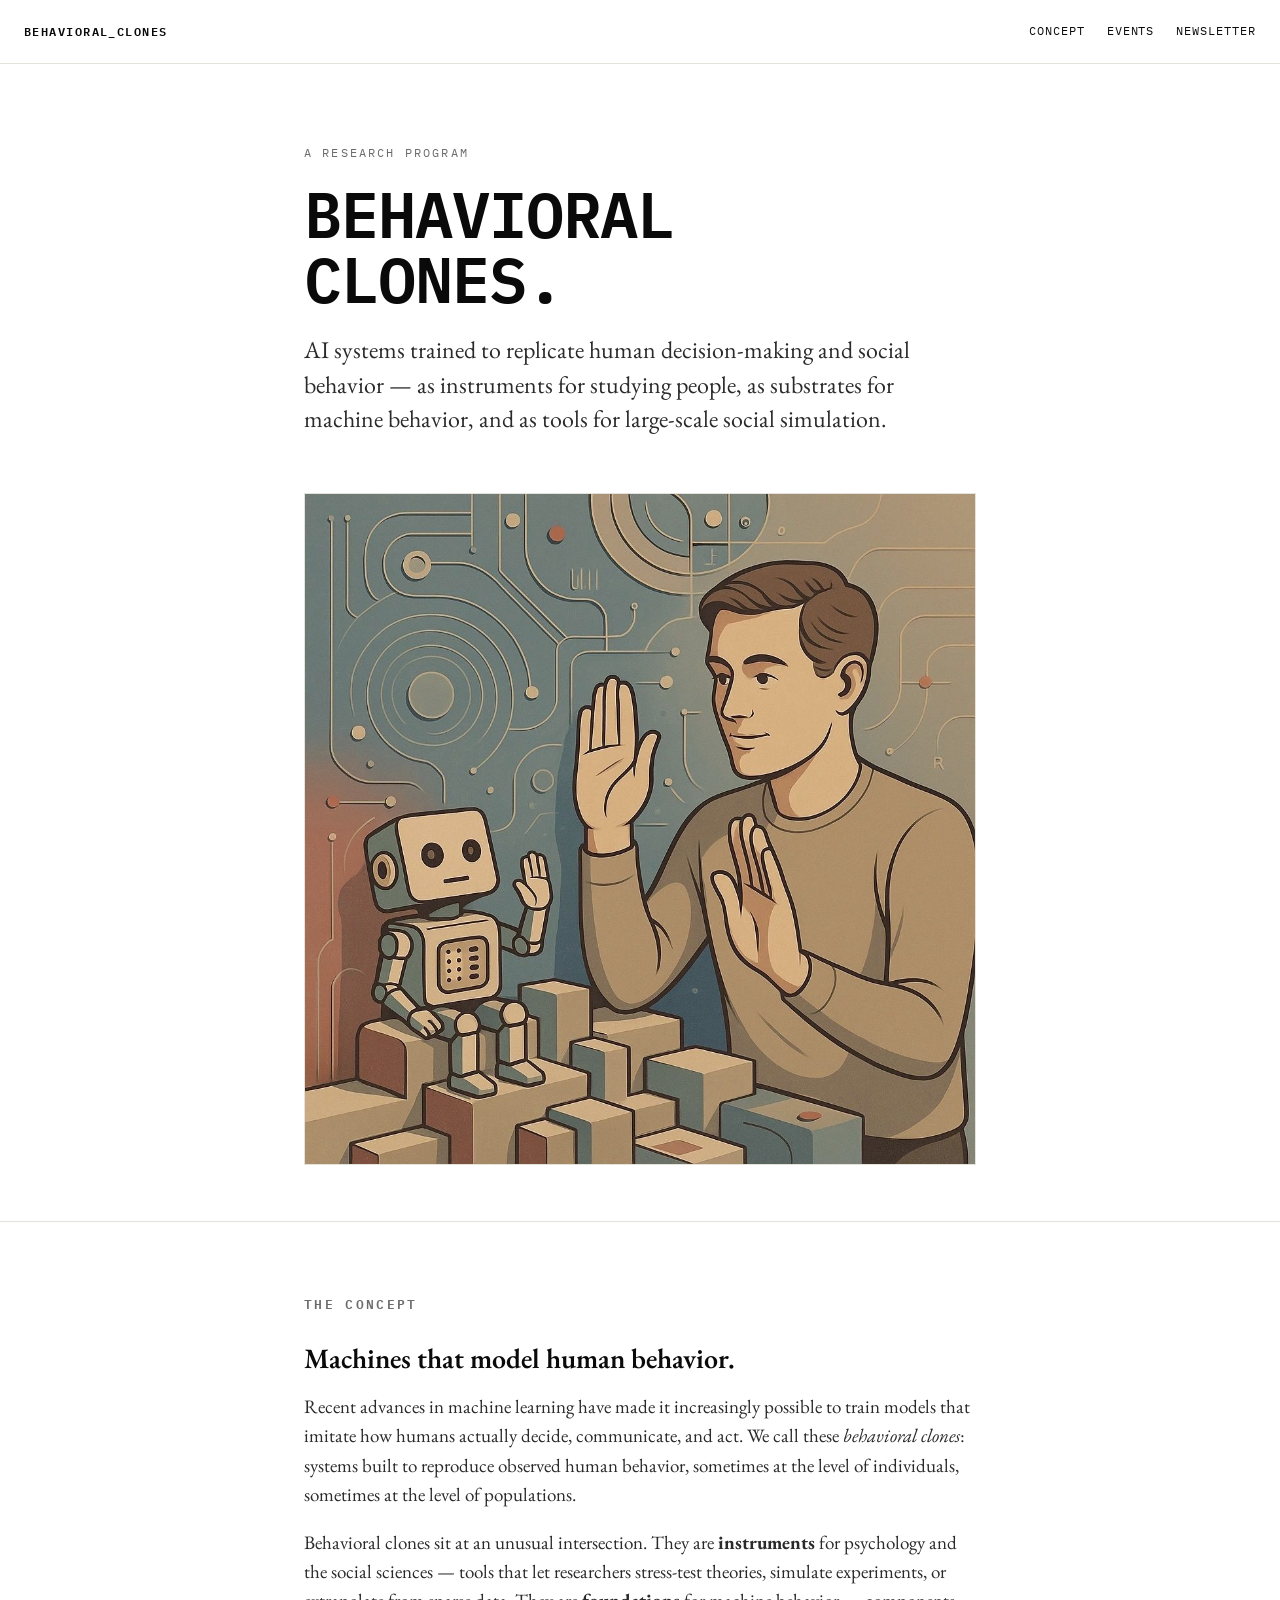
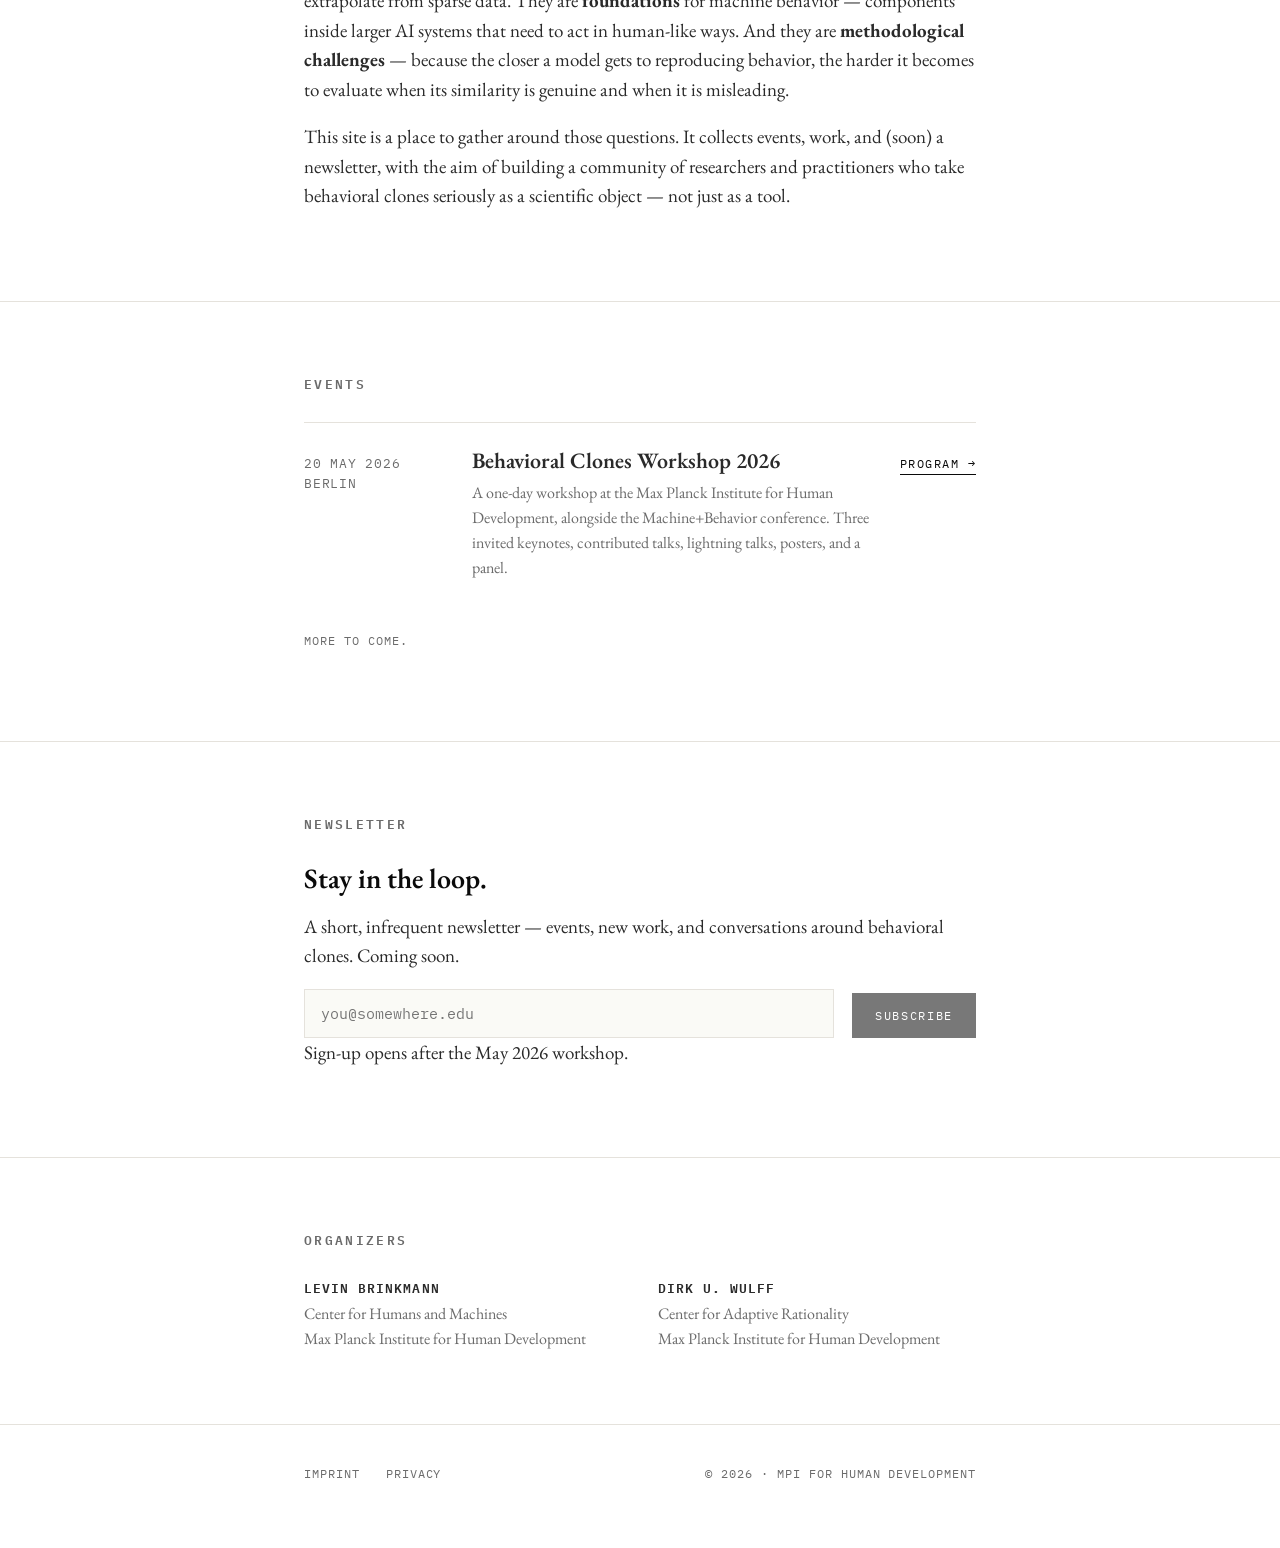
<file: index.html>
<!DOCTYPE html>
<html lang="en">
<head>
<meta charset="utf-8">
<meta name="viewport" content="width=device-width, initial-scale=1">
<title>Behavioral Clones — AI systems that model human behavior</title>
<meta name="description" content="A research program on behavioral clones — AI systems trained to model human decision-making and social behavior. Workshops, events, and a community gathering.">
<meta property="og:title" content="Behavioral Clones">
<meta property="og:description" content="A research program on AI systems that model human behavior.">
<meta name="theme-color" content="#0a0a0a">
<link rel="preconnect" href="https://fonts.googleapis.com">
<link rel="preconnect" href="https://fonts.gstatic.com" crossorigin>
<link href="https://fonts.googleapis.com/css2?family=EB+Garamond:ital,wght@0,400;0,500;0,600;1,400&family=IBM+Plex+Mono:wght@400;500;600&display=swap" rel="stylesheet">
<link rel="stylesheet" href="style.css">
</head>
<body>

<nav class="top">
  <a class="brand" href="./">behavioral_clones</a>
  <div class="links">
    <a href="#concept">Concept</a>
    <a href="#events">Events</a>
    <a href="#newsletter">Newsletter</a>
  </div>
</nav>

<header class="hero">
  <div class="wrap">
    <p class="eyebrow">A research program</p>
    <h1>BEHAVIORAL<br>CLONES.</h1>
    <p class="lede">AI systems trained to replicate human decision‑making and social behavior — as instruments for studying people, as substrates for machine behavior, and as tools for large‑scale social simulation.</p>
    <img src="assets/hero.png" alt="" class="hero-image" loading="lazy">
  </div>
</header>

<section id="concept">
  <div class="wrap">
    <h2>The concept</h2>
    <h3>Machines that model human behavior.</h3>
    <p>Recent advances in machine learning have made it increasingly possible to train models that imitate how humans actually decide, communicate, and act. We call these <em>behavioral clones</em>: systems built to reproduce observed human behavior, sometimes at the level of individuals, sometimes at the level of populations.</p>
    <p>Behavioral clones sit at an unusual intersection. They are <strong>instruments</strong> for psychology and the social sciences — tools that let researchers stress‑test theories, simulate experiments, or extrapolate from sparse data. They are <strong>foundations</strong> for machine behavior — components inside larger AI systems that need to act in human-like ways. And they are <strong>methodological challenges</strong> — because the closer a model gets to reproducing behavior, the harder it becomes to evaluate when its similarity is genuine and when it is misleading.</p>
    <p>This site is a place to gather around those questions. It collects events, work, and (soon) a newsletter, with the aim of building a community of researchers and practitioners who take behavioral clones seriously as a scientific object — not just as a tool.</p>
  </div>
</section>

<section id="events">
  <div class="wrap">
    <h2>Events</h2>
    <div class="event">
      <div class="when">20 May 2026<br>Berlin</div>
      <div>
        <p class="title">Behavioral Clones Workshop 2026</p>
        <p class="where">A one‑day workshop at the Max Planck Institute for Human Development, alongside the Machine+Behavior conference. Three invited keynotes, contributed talks, lightning talks, posters, and a panel.</p>
      </div>
      <a class="more" href="workshop/">Program →</a>
    </div>
    <p style="font-family: var(--mono); font-size: 12px; letter-spacing: 0.08em; text-transform: uppercase; color: var(--mute); margin-top: 28px;">More to come.</p>
  </div>
</section>

<section id="newsletter">
  <div class="wrap">
    <h2>Newsletter</h2>
    <h3>Stay in the loop.</h3>
    <p>A short, infrequent newsletter — events, new work, and conversations around behavioral clones. Coming soon.</p>
    <form class="newsletter" onsubmit="event.preventDefault(); return false;">
      <input type="email" placeholder="you@somewhere.edu" disabled>
      <button type="submit" disabled>Subscribe</button>
    </form>
    <p class="note">Sign‑up opens after the May 2026 workshop.</p>
  </div>
</section>

<section id="organizers">
  <div class="wrap">
    <h2>Organizers</h2>
    <div class="organizers">
      <div class="organizer">
        <p class="name">Levin Brinkmann</p>
        <p class="aff">Center for Humans and Machines<br>Max Planck Institute for Human Development</p>
      </div>
      <div class="organizer">
        <p class="name">Dirk U. Wulff</p>
        <p class="aff">Center for Adaptive Rationality<br>Max Planck Institute for Human Development</p>
      </div>
    </div>
  </div>
</section>

<footer class="site">
  <div class="wrap">
    <div class="row">
      <div>
        <a href="imprint/">Imprint</a>
        <a href="privacy-policy/">Privacy</a>
      </div>
      <div>© 2026 · MPI for Human Development</div>
    </div>
  </div>
</footer>

</body>
</html>
</file>
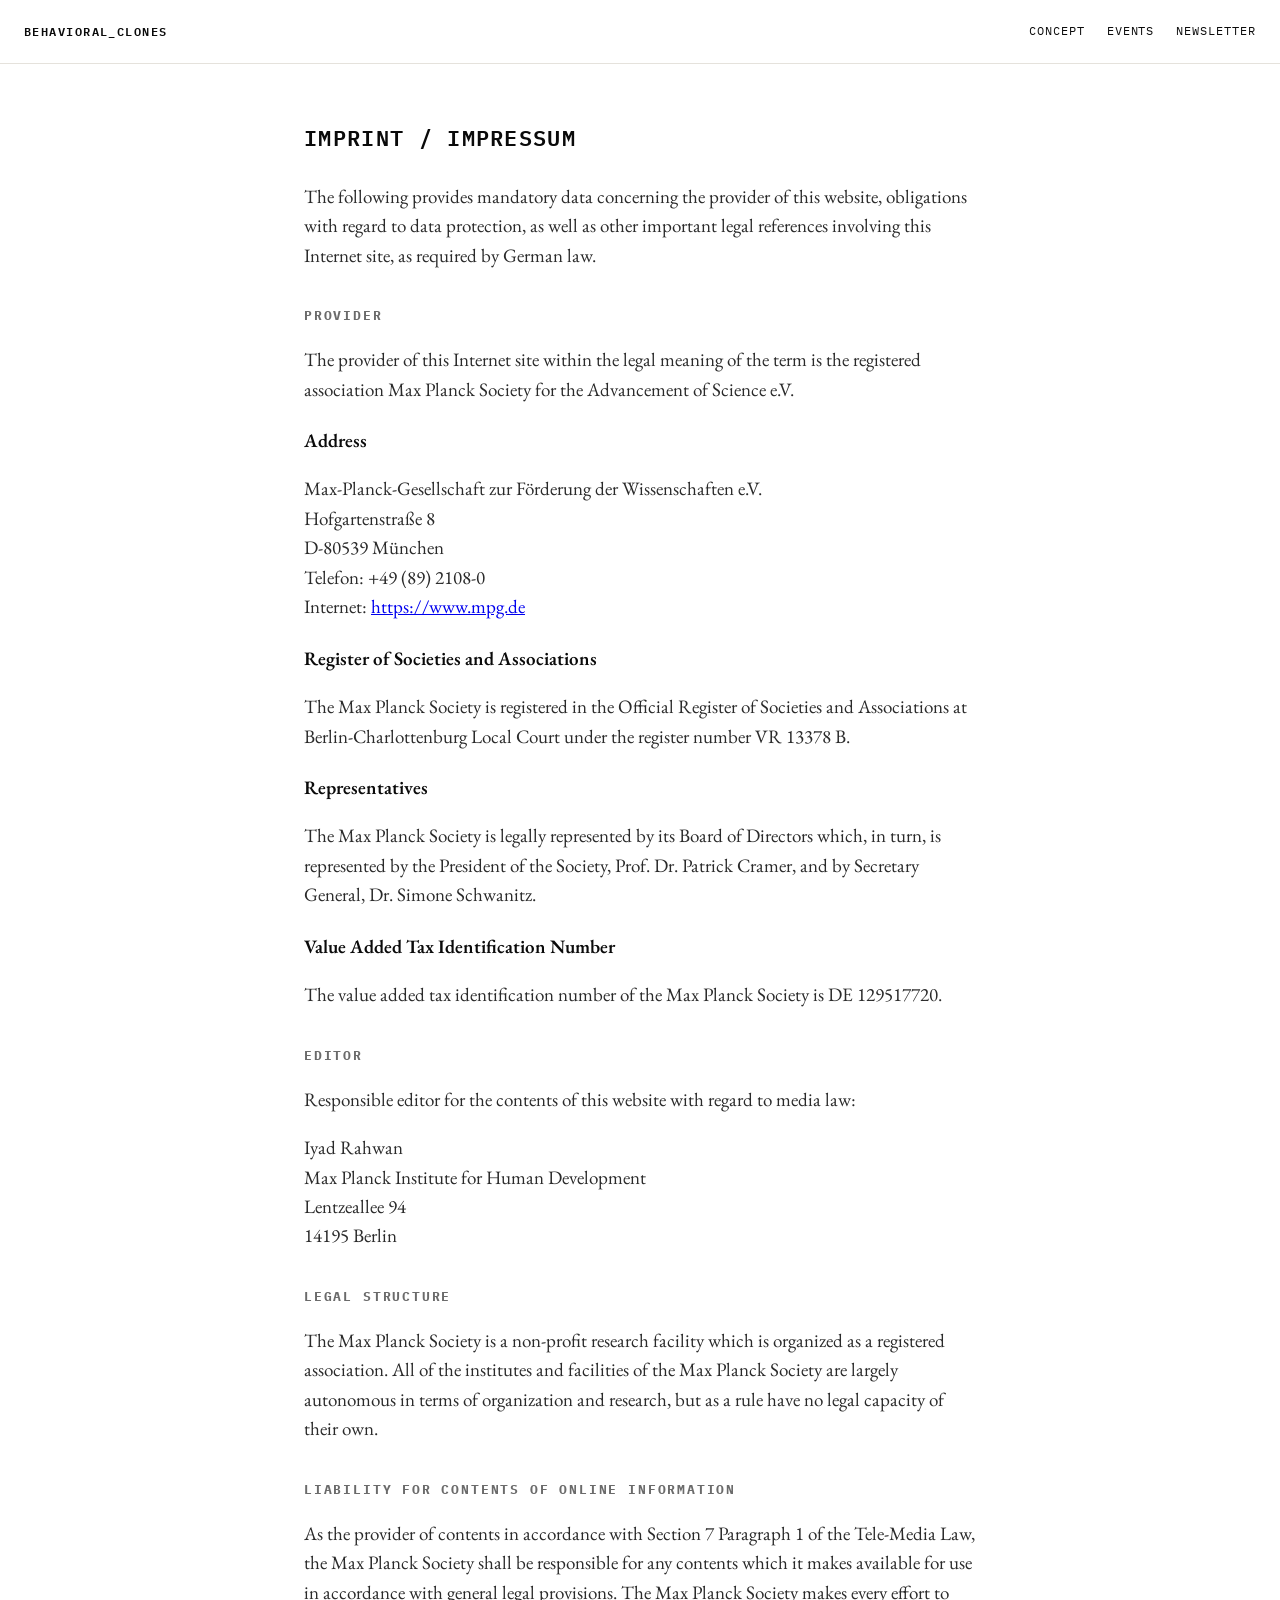
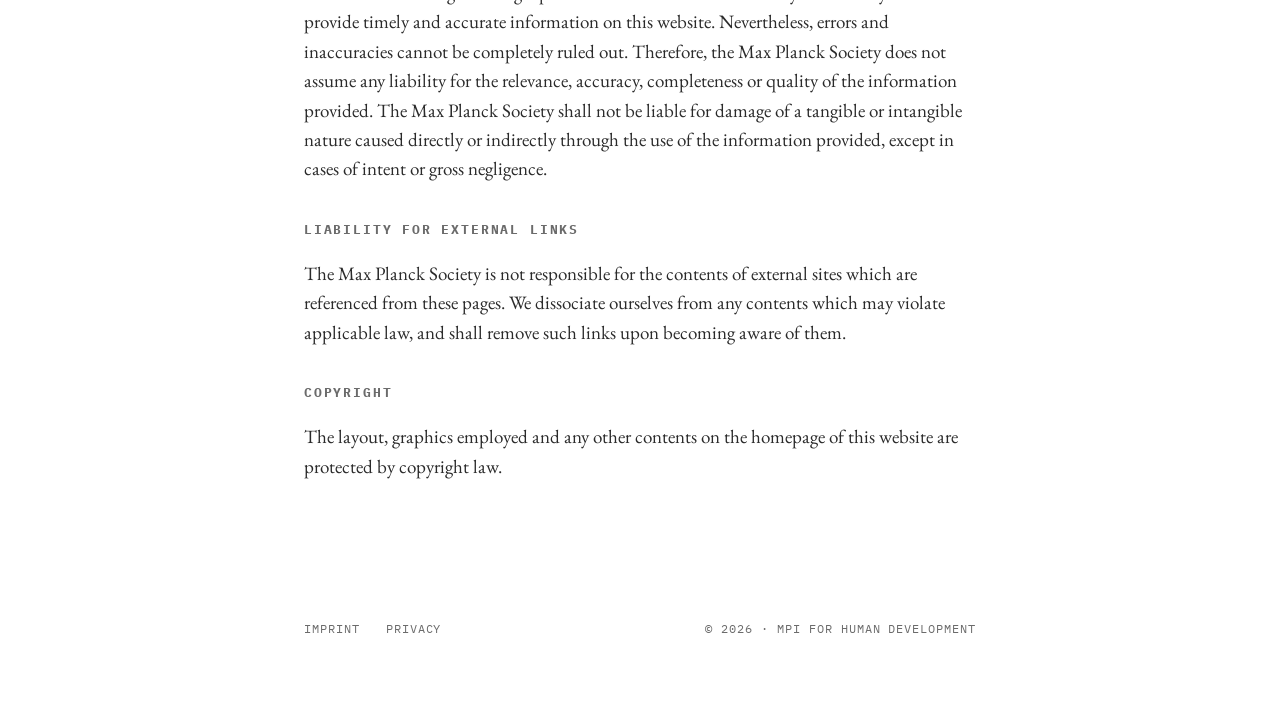
<file: imprint/index.html>
<!DOCTYPE html>
<html lang="en">
<head>
<meta charset="utf-8">
<meta name="viewport" content="width=device-width, initial-scale=1">
<title>Imprint — Behavioral Clones</title>
<link rel="preconnect" href="https://fonts.googleapis.com">
<link rel="preconnect" href="https://fonts.gstatic.com" crossorigin>
<link href="https://fonts.googleapis.com/css2?family=EB+Garamond:wght@400;500;600&family=IBM+Plex+Mono:wght@400;500;600&display=swap" rel="stylesheet">
<link rel="stylesheet" href="../style.css">
</head>
<body>

<nav class="top">
  <a class="brand" href="../">behavioral_clones</a>
  <div class="links">
    <a href="../#concept">Concept</a>
    <a href="../#events">Events</a>
    <a href="../#newsletter">Newsletter</a>
  </div>
</nav>

<main class="legal">
  <div class="wrap">
    <h1>Imprint / Impressum</h1>

    <p>The following provides mandatory data concerning the provider of this website, obligations with regard to data protection, as well as other important legal references involving this Internet site, as required by German law.</p>

    <h2>Provider</h2>
    <p>The provider of this Internet site within the legal meaning of the term is the registered association Max Planck Society for the Advancement of Science e.V.</p>

    <h3>Address</h3>
    <p>
      Max‑Planck‑Gesellschaft zur Förderung der Wissenschaften e.V.<br>
      Hofgartenstraße 8<br>
      D‑80539 München<br>
      Telefon: +49 (89) 2108‑0<br>
      Internet: <a href="https://www.mpg.de">https://www.mpg.de</a>
    </p>

    <h3>Register of Societies and Associations</h3>
    <p>The Max Planck Society is registered in the Official Register of Societies and Associations at Berlin‑Charlottenburg Local Court under the register number VR 13378 B.</p>

    <h3>Representatives</h3>
    <p>The Max Planck Society is legally represented by its Board of Directors which, in turn, is represented by the President of the Society, Prof. Dr. Patrick Cramer, and by Secretary General, Dr. Simone Schwanitz.</p>

    <h3>Value Added Tax Identification Number</h3>
    <p>The value added tax identification number of the Max Planck Society is DE 129517720.</p>

    <h2>Editor</h2>
    <p>Responsible editor for the contents of this website with regard to media law:</p>
    <p>
      Iyad Rahwan<br>
      Max Planck Institute for Human Development<br>
      Lentzeallee 94<br>
      14195 Berlin
    </p>

    <h2>Legal Structure</h2>
    <p>The Max Planck Society is a non‑profit research facility which is organized as a registered association. All of the institutes and facilities of the Max Planck Society are largely autonomous in terms of organization and research, but as a rule have no legal capacity of their own.</p>

    <h2>Liability for Contents of Online Information</h2>
    <p>As the provider of contents in accordance with Section 7 Paragraph 1 of the Tele‑Media Law, the Max Planck Society shall be responsible for any contents which it makes available for use in accordance with general legal provisions. The Max Planck Society makes every effort to provide timely and accurate information on this website. Nevertheless, errors and inaccuracies cannot be completely ruled out. Therefore, the Max Planck Society does not assume any liability for the relevance, accuracy, completeness or quality of the information provided. The Max Planck Society shall not be liable for damage of a tangible or intangible nature caused directly or indirectly through the use of the information provided, except in cases of intent or gross negligence.</p>

    <h2>Liability for External Links</h2>
    <p>The Max Planck Society is not responsible for the contents of external sites which are referenced from these pages. We dissociate ourselves from any contents which may violate applicable law, and shall remove such links upon becoming aware of them.</p>

    <h2>Copyright</h2>
    <p>The layout, graphics employed and any other contents on the homepage of this website are protected by copyright law.</p>
  </div>
</main>

<footer class="site">
  <div class="wrap">
    <div class="row">
      <div>
        <a href="../imprint/">Imprint</a>
        <a href="../privacy-policy/">Privacy</a>
      </div>
      <div>© 2026 · MPI for Human Development</div>
    </div>
  </div>
</footer>

</body>
</html>
</file>
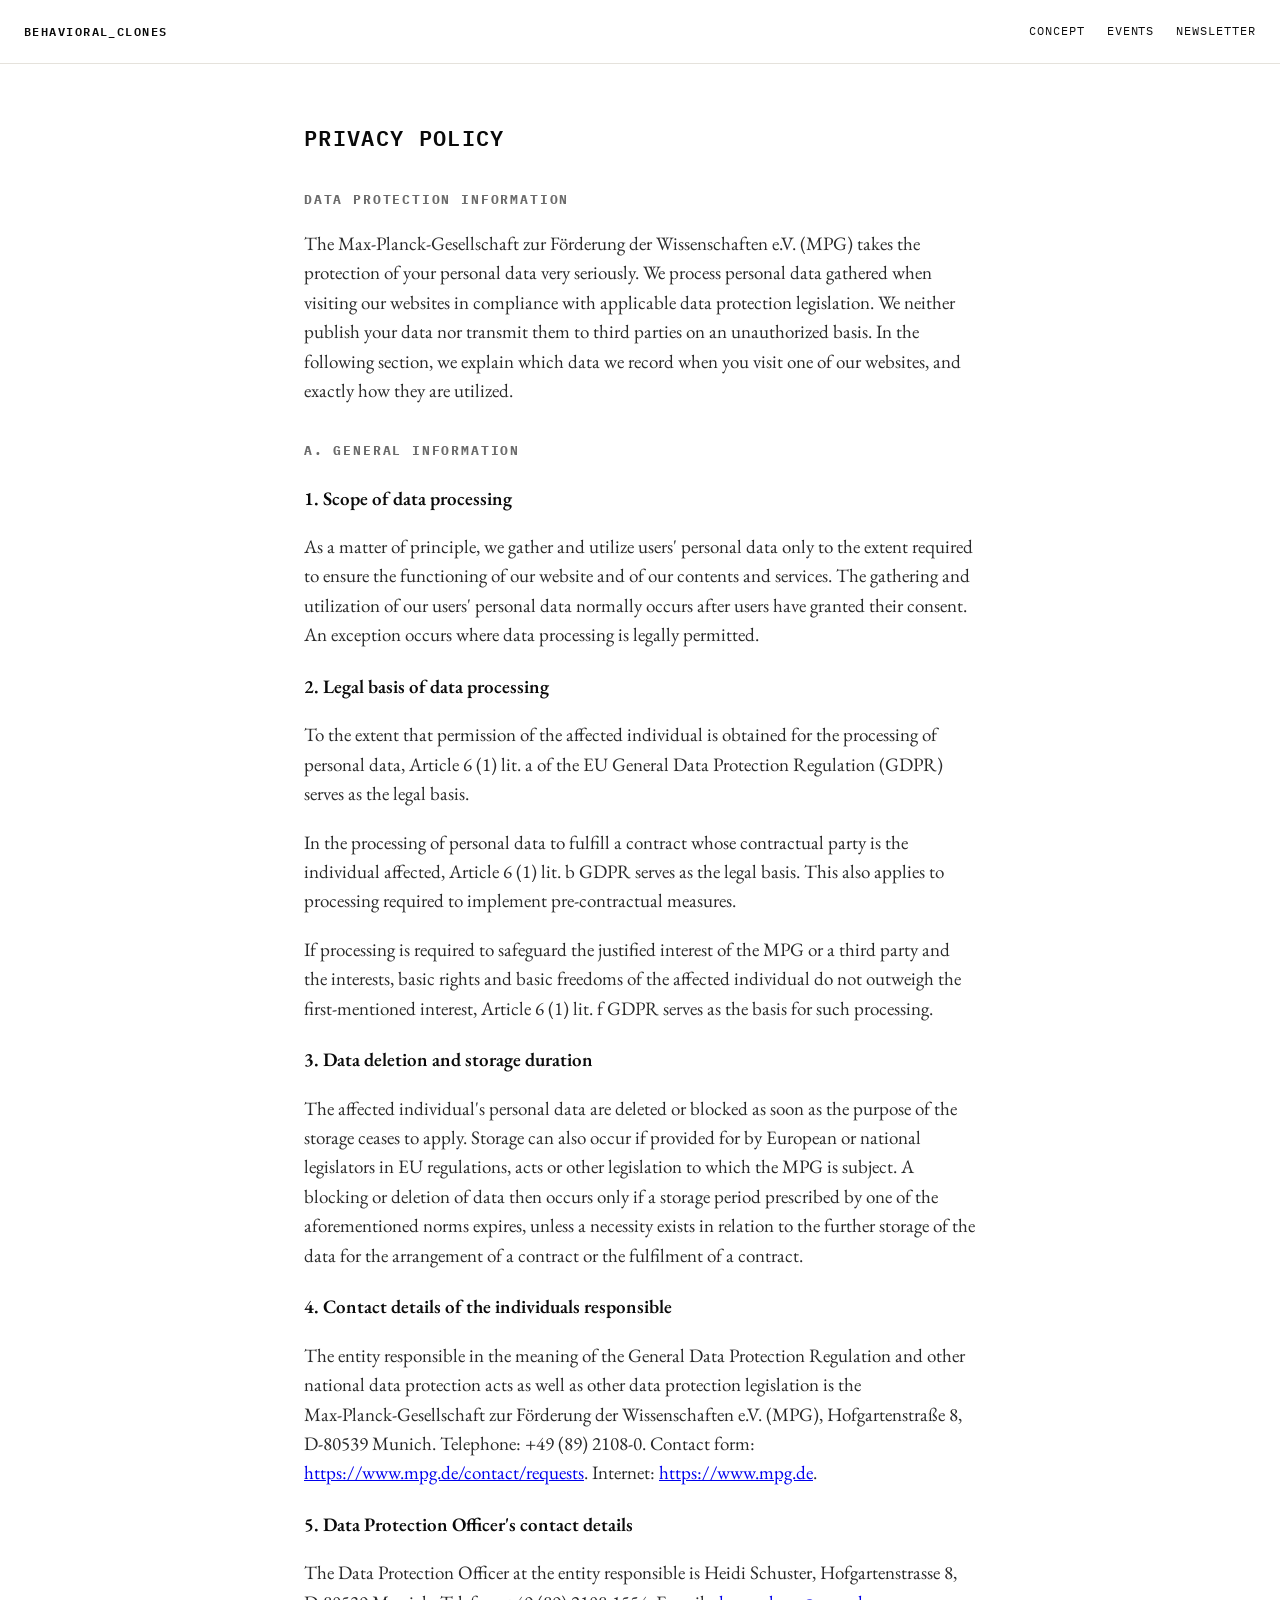
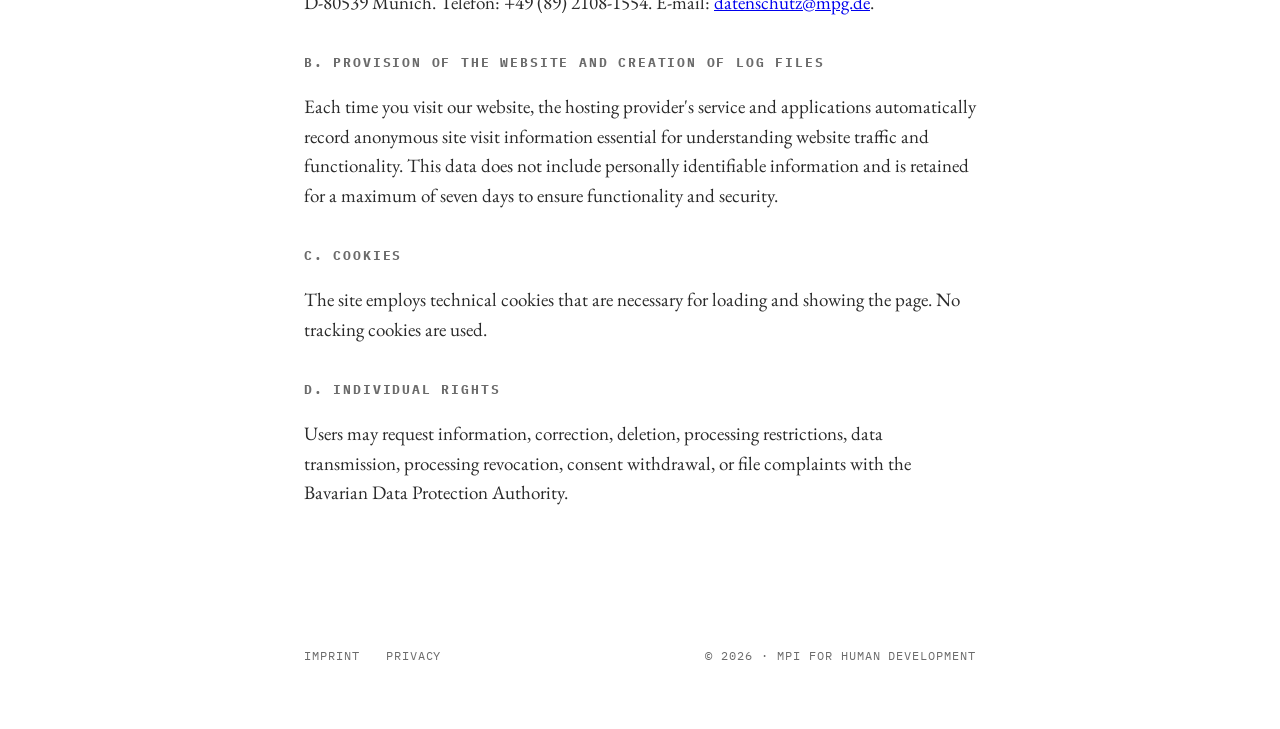
<file: privacy-policy/index.html>
<!DOCTYPE html>
<html lang="en">
<head>
<meta charset="utf-8">
<meta name="viewport" content="width=device-width, initial-scale=1">
<title>Privacy Policy — Behavioral Clones</title>
<link rel="preconnect" href="https://fonts.googleapis.com">
<link rel="preconnect" href="https://fonts.gstatic.com" crossorigin>
<link href="https://fonts.googleapis.com/css2?family=EB+Garamond:wght@400;500;600&family=IBM+Plex+Mono:wght@400;500;600&display=swap" rel="stylesheet">
<link rel="stylesheet" href="../style.css">
</head>
<body>

<nav class="top">
  <a class="brand" href="../">behavioral_clones</a>
  <div class="links">
    <a href="../#concept">Concept</a>
    <a href="../#events">Events</a>
    <a href="../#newsletter">Newsletter</a>
  </div>
</nav>

<main class="legal">
  <div class="wrap">
    <h1>Privacy Policy</h1>

    <h2>Data protection information</h2>
    <p>The Max‑Planck‑Gesellschaft zur Förderung der Wissenschaften e.V. (MPG) takes the protection of your personal data very seriously. We process personal data gathered when visiting our websites in compliance with applicable data protection legislation. We neither publish your data nor transmit them to third parties on an unauthorized basis. In the following section, we explain which data we record when you visit one of our websites, and exactly how they are utilized.</p>

    <h2>A. General information</h2>

    <h3>1. Scope of data processing</h3>
    <p>As a matter of principle, we gather and utilize users' personal data only to the extent required to ensure the functioning of our website and of our contents and services. The gathering and utilization of our users' personal data normally occurs after users have granted their consent. An exception occurs where data processing is legally permitted.</p>

    <h3>2. Legal basis of data processing</h3>
    <p>To the extent that permission of the affected individual is obtained for the processing of personal data, Article 6 (1) lit. a of the EU General Data Protection Regulation (GDPR) serves as the legal basis.</p>
    <p>In the processing of personal data to fulfill a contract whose contractual party is the individual affected, Article 6 (1) lit. b GDPR serves as the legal basis. This also applies to processing required to implement pre‑contractual measures.</p>
    <p>If processing is required to safeguard the justified interest of the MPG or a third party and the interests, basic rights and basic freedoms of the affected individual do not outweigh the first‑mentioned interest, Article 6 (1) lit. f GDPR serves as the basis for such processing.</p>

    <h3>3. Data deletion and storage duration</h3>
    <p>The affected individual's personal data are deleted or blocked as soon as the purpose of the storage ceases to apply. Storage can also occur if provided for by European or national legislators in EU regulations, acts or other legislation to which the MPG is subject. A blocking or deletion of data then occurs only if a storage period prescribed by one of the aforementioned norms expires, unless a necessity exists in relation to the further storage of the data for the arrangement of a contract or the fulfilment of a contract.</p>

    <h3>4. Contact details of the individuals responsible</h3>
    <p>The entity responsible in the meaning of the General Data Protection Regulation and other national data protection acts as well as other data protection legislation is the Max‑Planck‑Gesellschaft zur Förderung der Wissenschaften e.V. (MPG), Hofgartenstraße 8, D‑80539 Munich. Telephone: +49 (89) 2108‑0. Contact form: <a href="https://www.mpg.de/contact/requests">https://www.mpg.de/contact/requests</a>. Internet: <a href="https://www.mpg.de">https://www.mpg.de</a>.</p>

    <h3>5. Data Protection Officer's contact details</h3>
    <p>The Data Protection Officer at the entity responsible is Heidi Schuster, Hofgartenstrasse 8, D‑80539 Munich. Telefon: +49 (89) 2108‑1554. E‑mail: <a href="mailto:datenschutz@mpg.de">datenschutz@mpg.de</a>.</p>

    <h2>B. Provision of the website and creation of log files</h2>
    <p>Each time you visit our website, the hosting provider's service and applications automatically record anonymous site visit information essential for understanding website traffic and functionality. This data does not include personally identifiable information and is retained for a maximum of seven days to ensure functionality and security.</p>

    <h2>C. Cookies</h2>
    <p>The site employs technical cookies that are necessary for loading and showing the page. No tracking cookies are used.</p>

    <h2>D. Individual rights</h2>
    <p>Users may request information, correction, deletion, processing restrictions, data transmission, processing revocation, consent withdrawal, or file complaints with the Bavarian Data Protection Authority.</p>
  </div>
</main>

<footer class="site">
  <div class="wrap">
    <div class="row">
      <div>
        <a href="../imprint/">Imprint</a>
        <a href="../privacy-policy/">Privacy</a>
      </div>
      <div>© 2026 · MPI for Human Development</div>
    </div>
  </div>
</footer>

</body>
</html>
</file>
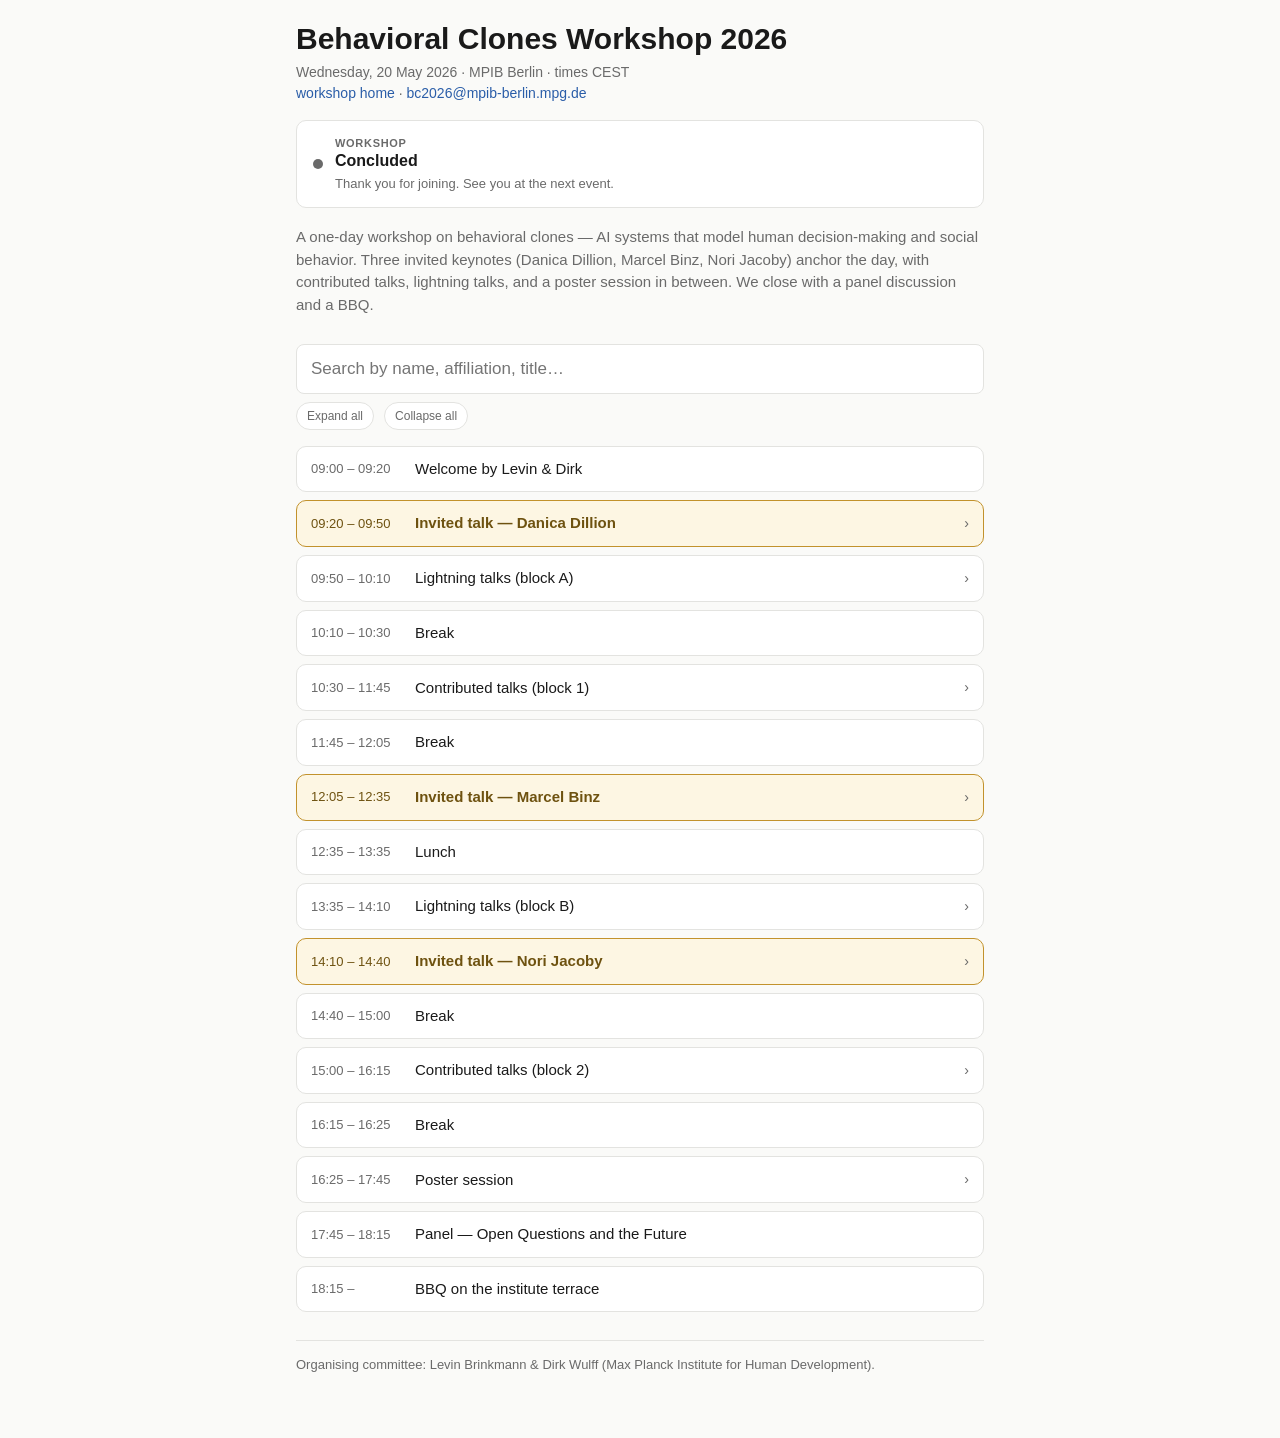
<file: workshop/index.html>
<!doctype html>
<html lang="en">
<head>
<meta charset="utf-8">
<meta name="viewport" content="width=device-width, initial-scale=1, viewport-fit=cover">
<meta name="theme-color" content="#fafaf8">
<title>Behavioral Clones Workshop 2026</title>
<meta name="description" content="One-day workshop on AI systems that model human decision-making and social behavior — 20 May 2026, MPIB Berlin.">

<!-- PWA -->
<link rel="manifest" href="manifest.webmanifest">
<link rel="icon" type="image/png" sizes="32x32" href="favicon-32.png">
<link rel="apple-touch-icon" href="apple-touch-icon.png">
<meta name="apple-mobile-web-app-capable" content="yes">
<meta name="apple-mobile-web-app-status-bar-style" content="default">
<meta name="apple-mobile-web-app-title" content="BC 2026">
<style>
  :root {
    --fg: #1a1a1a; --mute: #6a6a6a; --bg: #fafaf8; --card: #fff;
    --border: #e3e3e0; --accent: #2a5da8; --accent-soft: #eaf0fa;
    --invited-bg: #fdf6e3; --invited-border: #c2922c; --invited-fg: #6e5210;
    --now-bg: #fff4d4; --now-border: #d4a226; --now-fg: #6e5210;
    --past: #b5b5b5;
  }
  * { box-sizing: border-box; -webkit-tap-highlight-color: transparent; }
  html { -webkit-text-size-adjust: 100%; }
  body {
    margin: 0;
    font-family: -apple-system, BlinkMacSystemFont, "Inter", "Segoe UI", Roboto, sans-serif;
    background: var(--bg); color: var(--fg);
    font-size: 16px; line-height: 1.5;
    padding: env(safe-area-inset-top) env(safe-area-inset-right) env(safe-area-inset-bottom) env(safe-area-inset-left);
  }
  .wrap { max-width: 720px; margin: 0 auto; padding: 20px 16px 64px; }

  .hero h1 { font-size: 24px; margin: 0 0 4px; line-height: 1.25; }
  .hero .meta { color: var(--mute); font-size: 14px; margin-bottom: 16px; }
  .hero a { color: var(--accent); text-decoration: none; }

  .status {
    background: var(--card); border: 1px solid var(--border);
    border-radius: 10px; padding: 14px 16px; margin: 0 0 18px;
    display: flex; align-items: center; gap: 12px; min-height: 64px;
  }
  .status.live { background: var(--now-bg); border-color: var(--now-border); color: var(--now-fg); }
  .status .dot { width: 10px; height: 10px; border-radius: 50%; flex-shrink: 0; background: var(--mute); }
  .status.live .dot { background: var(--now-border); animation: pulse 1.6s infinite ease-in-out; }
  @keyframes pulse { 0%,100% { opacity: 1; } 50% { opacity: 0.35; } }
  .status .text { flex: 1; min-width: 0; }
  .status .text .label { font-size: 11px; letter-spacing: 0.7px; text-transform: uppercase; font-weight: 600; color: var(--mute); }
  .status.live .text .label { color: var(--now-border); }
  .status .text .now { font-size: 16px; font-weight: 600; line-height: 1.3; overflow: hidden; text-overflow: ellipsis; }
  .status .text .next { font-size: 13px; color: var(--mute); margin-top: 2px; overflow: hidden; text-overflow: ellipsis; }
  .status.live .text .next { color: var(--now-fg); opacity: 0.75; }

  .lede { color: var(--mute); font-size: 15px; margin: 0 0 18px; }

  .toolbar { position: sticky; top: 0; background: var(--bg); z-index: 10; padding: 10px 0 8px; margin: 0 -16px 6px; padding-left: 16px; padding-right: 16px; }
  .toolbar input { width: 100%; padding: 11px 14px; font: inherit; border: 1px solid var(--border); border-radius: 8px; background: var(--card); outline: none; -webkit-appearance: none; }
  .toolbar input:focus { border-color: var(--accent); }
  .actions { margin-top: 8px; display: flex; gap: 10px; align-items: center; font-size: 13px; color: var(--mute); }
  .actions button { padding: 4px 10px; border: 1px solid var(--border); background: var(--card); border-radius: 999px; font: inherit; font-size: 12px; color: var(--mute); cursor: pointer; }
  .actions .count { margin-left: auto; }

  .timeline { list-style: none; padding: 0; margin: 8px 0 0; }
  .slot { border: 1px solid var(--border); border-radius: 10px; margin-bottom: 8px; background: var(--card); overflow: hidden; }
  .slot.invited { background: var(--invited-bg); border-color: var(--invited-border); }
  .slot.now { background: var(--now-bg); border-color: var(--now-border); box-shadow: 0 1px 4px rgba(0,0,0,0.05); }
  .slot.past { opacity: 0.55; }
  .slot.past .summary .what, .slot.past summary .what { color: var(--past); }
  .slot.hidden { display: none; }

  .slot details > summary, .slot .summary { list-style: none; cursor: pointer; padding: 12px 14px; display: flex; gap: 14px; align-items: center; user-select: none; }
  .slot details > summary::-webkit-details-marker { display: none; }
  .slot .summary { cursor: default; }
  .slot .time { flex-shrink: 0; width: 90px; font-size: 13px; color: var(--mute); font-variant-numeric: tabular-nums; }
  .slot.now .time { color: var(--now-fg); font-weight: 600; }
  .slot.invited .time { color: var(--invited-fg); }
  .slot .what { flex: 1; font-size: 15px; line-height: 1.35; }
  .slot.invited .what { color: var(--invited-fg); font-weight: 600; }
  .slot .chevron { flex-shrink: 0; color: var(--mute); font-size: 14px; transition: transform 0.18s; }
  .slot details[open] > summary .chevron { transform: rotate(90deg); }

  .slot .body { padding: 0 14px 14px 14px; border-top: 1px solid rgba(0,0,0,0.04); }
  .slot .body .item { padding: 10px 0; border-bottom: 1px solid rgba(0,0,0,0.06); }
  .slot .body .item:last-child { border-bottom: none; }
  .slot .body .item .head-line { display: flex; flex-wrap: wrap; gap: 4px 10px; align-items: baseline; }
  .slot .body .item .name { font-weight: 600; font-size: 14px; }
  .slot .body .item .aff { color: var(--mute); font-size: 13px; }
  .slot .body .item .title { font-size: 14px; color: #2a2a2a; margin-top: 3px; }
  .slot .body .item .note { color: var(--mute); font-size: 12px; font-style: italic; margin-top: 3px; }

  /* Nested item-with-abstract: each item is its own collapsible */
  .slot .body details.item { padding: 0; }
  .slot .body details.item > summary {
    list-style: none; cursor: pointer; padding: 10px 0;
    display: block; position: relative;
  }
  .slot .body details.item > summary::-webkit-details-marker { display: none; }
  .slot .body details.item > summary::after {
    content: "›"; position: absolute; right: 2px; top: 12px;
    color: var(--mute); font-size: 16px; transition: transform 0.18s;
  }
  .slot .body details.item[open] > summary::after { transform: rotate(90deg); }
  .slot .body details.item > summary .title { padding-right: 22px; }
  .slot .body details.item > .abstract {
    padding: 4px 0 12px; font-size: 13.5px; color: #3a3a3a; line-height: 1.55;
    white-space: pre-wrap;
  }

  footer { color: var(--mute); font-size: 13px; margin-top: 28px; padding-top: 14px; border-top: 1px solid var(--border); }
  footer a { color: var(--accent); text-decoration: none; }

  /* Install-as-app button */
  .install-bar {
    display: none; margin: 0 0 18px;
    background: var(--accent-soft); border: 1px solid var(--accent);
    border-radius: 10px; padding: 12px 14px;
    align-items: center; gap: 12px; font-size: 14px;
  }
  .install-bar.visible { display: flex; }
  .install-bar .ic { font-size: 22px; flex-shrink: 0; }
  .install-bar .txt { flex: 1; color: var(--accent); }
  .install-bar button {
    padding: 8px 16px; font: inherit; font-weight: 600; font-size: 14px;
    background: var(--accent); color: white; border: none;
    border-radius: 8px; cursor: pointer;
  }
  .install-bar .dismiss {
    background: transparent; color: var(--mute); font-weight: normal;
    padding: 8px 6px;
  }

  /* iOS install modal */
  .ios-modal {
    display: none; position: fixed; inset: 0;
    background: rgba(0,0,0,0.45); z-index: 100;
    align-items: flex-end; justify-content: center;
    padding: 0 16px 16px;
  }
  .ios-modal.open { display: flex; }
  .ios-modal .card {
    background: var(--card); border-radius: 14px; padding: 20px 18px;
    max-width: 380px; width: 100%; font-size: 15px;
  }
  .ios-modal h3 { margin: 0 0 10px; font-size: 17px; }
  .ios-modal p { margin: 0 0 8px; }
  .ios-modal .step { display: flex; gap: 10px; align-items: center; margin: 8px 0; }
  .ios-modal .step .num {
    flex-shrink: 0; width: 22px; height: 22px;
    border-radius: 50%; background: var(--accent); color: white;
    font-size: 12px; font-weight: 700;
    display: flex; align-items: center; justify-content: center;
  }
  .ios-modal .close {
    margin-top: 14px; width: 100%; padding: 10px;
    background: var(--accent); color: white; border: none;
    border-radius: 8px; font: inherit; font-weight: 600; cursor: pointer;
  }

  @media (min-width: 600px) {
    .hero h1 { font-size: 30px; }
    body { font-size: 17px; }
  }
</style>
</head>
<body>
<div class="wrap">

  <div class="hero">
    <h1>Behavioral Clones Workshop 2026</h1>
    <div class="meta">
      Wednesday, 20 May 2026 · MPIB Berlin · times CEST<br>
      <a href="https://machinebehavior.science/behavioral-clones-ws" target="_blank" rel="noopener">workshop home</a>
      ·
      <a href="mailto:bc2026@mpib-berlin.mpg.de">bc2026@mpib-berlin.mpg.de</a>
    </div>
  </div>

  <div class="install-bar" id="installBar">
    <span class="ic">📱</span>
    <span class="txt">Add this page to your home screen for one-tap access during the workshop.</span>
    <button id="installBtn">Install</button>
    <button class="dismiss" id="installDismiss" aria-label="Dismiss">✕</button>
  </div>

  <div class="ios-modal" id="iosModal" role="dialog" aria-modal="true">
    <div class="card">
      <h3>Add to Home Screen</h3>
      <p>To install this page as an app on iOS:</p>
      <div class="step"><span class="num">1</span> Tap the <strong>Share</strong> icon at the bottom of Safari.</div>
      <div class="step"><span class="num">2</span> Scroll down and pick <strong>Add to Home Screen</strong>.</div>
      <div class="step"><span class="num">3</span> Tap <strong>Add</strong> in the top right.</div>
      <button class="close" id="iosClose">Got it</button>
    </div>
  </div>

  <div class="status" id="status">
    <div class="dot"></div>
    <div class="text">
      <div class="label" id="statusLabel">Loading…</div>
      <div class="now" id="statusNow">—</div>
      <div class="next" id="statusNext"></div>
    </div>
  </div>

  <p class="lede">A one-day workshop on behavioral clones — AI systems that model human decision-making and social behavior. Three invited keynotes (Danica Dillion, Marcel Binz, Nori Jacoby) anchor the day, with contributed talks, lightning talks, and a poster session in between. We close with a panel discussion and a BBQ.</p>

  <div class="toolbar">
    <input id="q" type="search" placeholder="Search by name, affiliation, title…" autocomplete="off">
    <div class="actions">
      <button id="expandAll">Expand all</button>
      <button id="collapseAll">Collapse all</button>
      <span class="count" id="count"></span>
    </div>
  </div>

  <ol class="timeline" id="timeline"></ol>

  <footer>
    Organising committee: Levin Brinkmann &amp; Dirk Wulff (Max Planck Institute for Human Development).
  </footer>
</div>

<script>
// --- PWA install ------------------------------------------------------------
(function () {
  const bar = document.getElementById("installBar");
  const btn = document.getElementById("installBtn");
  const dismiss = document.getElementById("installDismiss");
  const modal = document.getElementById("iosModal");
  const modalClose = document.getElementById("iosClose");

  const isStandalone =
    window.matchMedia("(display-mode: standalone)").matches ||
    window.navigator.standalone === true;
  const isIos = /iphone|ipad|ipod/i.test(navigator.userAgent) && !window.MSStream;
  const dismissedKey = "bc2026-install-dismissed";
  const wasDismissed = localStorage.getItem(dismissedKey) === "1";

  // Already installed → don't show
  if (isStandalone) return;

  let deferredPrompt = null;
  window.addEventListener("beforeinstallprompt", e => {
    e.preventDefault();
    deferredPrompt = e;
    if (!wasDismissed) bar.classList.add("visible");
  });

  // iOS: show the bar with instructions modal trigger
  if (isIos && !wasDismissed) bar.classList.add("visible");

  btn.addEventListener("click", async () => {
    if (deferredPrompt) {
      deferredPrompt.prompt();
      await deferredPrompt.userChoice;
      deferredPrompt = null;
      bar.classList.remove("visible");
    } else if (isIos) {
      modal.classList.add("open");
    }
  });
  dismiss.addEventListener("click", () => {
    bar.classList.remove("visible");
    localStorage.setItem(dismissedKey, "1");
  });
  modalClose.addEventListener("click", () => modal.classList.remove("open"));
  modal.addEventListener("click", e => { if (e.target === modal) modal.classList.remove("open"); });

  window.addEventListener("appinstalled", () => bar.classList.remove("visible"));
})();

const WORKSHOP_DATE = "2026-05-20";

const TIMELINE = [
  {
    "start": "09:00",
    "end": "09:20",
    "what": "Welcome by Levin & Dirk"
  },
  {
    "start": "09:20",
    "end": "09:50",
    "what": "Invited talk — Danica Dillion",
    "invited": true,
    "body": [
      {
        "name": "Danica Dillion",
        "aff": "University of North Carolina at Chapel Hill"
      }
    ]
  },
  {
    "start": "09:50",
    "end": "10:10",
    "what": "Lightning talks (block A)",
    "body": [
      {
        "name": "Indira Sen",
        "aff": "University of Mannheim",
        "title": "Evaluating Generative Social Simulations",
        "abstract": "Large Language Models (LLMs), trained on a vast corpora of human-generated data, can reproduce patterns of human behavior. When conditioned on characteristic cues such as demographic attributes, LLMs may approximate the responses of particular groups, enabling “generative social simulations” that use LLM-generated silicon samples to simulate surveys and behavioral experiments at scale. These simulations promise to accelerate and reduce the costs of social measurement and policy design. However, existing work also shows a lack of temporal and geographic generalizability as well as vulnerability to inconsequential parameter changes in such simulations. Nevertheless, evaluation practices remain fragmented. Existing benchmarks measure the extent to which LLMs simulate humans, not why they fail to simulate humans. \n\nWe design a principled evaluation framework that zooms in on individual stages of a generative social simulation, e.g., persona creation, and characterizes errors at each stage. This framework, called the Total Generative Social Simulation Error (TGS2E) Framework, is grounded in measurement theory and validation traditions from Agent-based Modeling. We demonstrate the framework through theoretical and empirical case studies spanning different use cases, e.g., behavioral experiments and simulations of human-LLM interactions.TGS2E presents a shared vocabulary in designing generative social simulations and allows practitioners to better diagnose failures in them."
      },
      {
        "name": "Jelena Meyer",
        "aff": "Max Planck Institute for Human Development",
        "title": "When Reliability Misleads: Psychometric Scale Directionality Inflates Apparent Consistency in Large Language Model Scale Responses",
        "abstract": "Large Language Models (LLMs) are increasingly studied as agents whose behavior can be compared to, or even used as proxies for, humans. \nA common approach in this line of research applies established human psychometric tasks and scales to LLMs in order to infer characteristics such as risk preference.\nWhile this practice is becoming widespread, it remains unclear whether these measurement tools yield reliable and valid results enabling interpretability when applied to artificial agents.\nWe address this question through a large-scale empirical study examining 46 different LLMs prompted with 18 widely used human risk preference scales and observe high reliability as measured by Cronbach's alpha. \nHowever, this apparent reliability is driven primarily by scales in which all items are phrased in the same direction. \nWhen scales include reversed items, reliability drops substantially. \nThis pattern indicates that standard reliability measures capture directional answering tendencies rather than genuine consistency in model responses.\nWe argue for greater attention to item directionality and scale design when adapting human behavioral measures to artificial agents to avoid overestimation of consistency in LLM outputs.\nBeyond implications for evaluating LLMs as behavioral clones, our results highlight broader issues in measurement theory relevant to both machine and human behavioral research. \nPilot analyses are complete, and the full study will be finalized prior to the workshop."
      },
      {
        "name": "Daniel Relihan",
        "aff": "University of Southern California",
        "title": "Where Do LLM Outputs Fall Relative to Human Severity Assessments? A Distributional Calibration Framework",
        "abstract": "Large language models (LLMs) are increasingly deployed as proxies for human judgment in content evaluation. Yet when treated as de facto behavioral clones, we lack population-level benchmarks for assessing where their outputs fall relative to human severity assessments. We propose a calibration framework that asks not whether outputs are correct, but whose assessments they most resemble, where the largest human–machine gaps appear, and where outputs fall outside human opinion entirely.\n\nWe develop this framework using antisemitism severity assessment, where human judgments vary systematically by group membership and knowledge. A U.S. nationally representative survey (N ≈ 5,000) via NORC's AmeriSpeak Panel will establish population-level behavioral benchmarks; identical items will be administered to 6–8 commercial LLMs. A critical asymmetry: LLM variability reflects token-level randomness, not genuine experiential differences. We predict alignment tuning compresses LLM distributions toward narrow central tendencies, producing clones whose fidelity degrades where humans disagree most — consistent with recent work showing LLM behavioral simulations amplify stereotyped portrayals even as coherence improves.\n\nThis proposed study reframes AI evaluation from classification accuracy to distributional behavioral similarity, providing item-level diagnostics of which subpopulations each model most and least resembles. Data collection begins spring 2026; pre-registration planned."
      },
      {
        "name": "Sharif Kazemi",
        "aff": "World Bank Group",
        "title": "Machine-Augmented Social Simulation (MASS): A Pipeline for Validating LLM In-Silico Predictions Against Statistical Baselines in Low-Resource Contexts",
        "abstract": "Several recent papers have found impressive abilities in large-language models to generate synthetic personas and estimate human responses. However, these have primarily been benchmarked against U.S. populations and without comparison to existing social science methods. Our team at the World Bank is interested in operationalizing these approaches for global application - particularly low-resource contexts where access to training data and survey respondents is often limited to scope policy options. \n\nTo this end, we build a “machine-augmented social simulation” (MASS) pipeline that maps each survey respondent into a structured prompt and produces zero-shot predictions  - varying methods until driving an optimal specification. We evaluate this in two multinational experiments: (i) COVID-19 vaccination intentions across 28 countries from an unreleased World Bank study and (ii) climate beliefs, policy support, and behaviors across 63 countries. We benchmark LLM predictions of behavioural responses to a particular treatment against simple statistical base-lines commonly used in policy forecasting. \n\nThe current state of our work is in two parts:\n1. We are finalizing a working paper and modulating the MASS pipeline to incorporate further data sources for simulating societal responses at-speed. \n2. In January 2026, we began a year-long technical advisory project for the 'Nudge Unit' of a major donor government for the World Bank to assess the generalizability of synthetic personas."
      }
    ]
  },
  {
    "start": "10:10",
    "end": "10:30",
    "what": "Break"
  },
  {
    "start": "10:30",
    "end": "11:45",
    "what": "Contributed talks (block 1)",
    "body": [
      {
        "name": "Felipe Valencia-Clavijo",
        "aff": "Dataplicada",
        "title": "When Behavioral Similarity Misleads: Anchoring as a Behavioral Clone of Human Judgment in LLMs",
        "abstract": "LLMs are increasingly used as behavioral surrogates for humans in research, policy analysis, and social simulation. Yet it remains unclear whether behavioral similarity reflects shared mechanisms or surface-level imitation. In this completed empirical study, we examine anchoring in LLMs as a test case for evaluating the fidelity of behavioral clones used as models of human judgment.\nWe replicate the classic anchoring paradigm by manipulating numerical anchors and measuring responses across multiple open LLMs. Consistent with humans, models exhibit anchoring effects, with higher anchors shifting predicted numeric distributions upward. Using token-level probabilities and Shapley-based attribution, we show that anchors shift entire output distributions and influence model responses.\nResults reveal a dissociation between behavioral similarity and internal attribution. Some models reproduce anchoring comparable to human studies but display diffuse attribution patterns, while others show strong attributional sensitivity without large behavioral shifts. We formalize this mismatch using a score. These findings show that human-like behavior in LLMs does not ensure internal alignment, underscoring the need for deeper evaluation frameworks."
      },
      {
        "name": "Valentin Kriegmair",
        "aff": "Max Planck Institute for Human Development",
        "title": "Machine Individuality: Multi-Level Variance Partitioning reveals Stable Behavioral Idiosyncrasies in Large Language Models",
        "abstract": "As Large Language Model (LLM) evaluation extends to behavioral dispositions, it faces an ontological mismatch: critics view these outputs as unstable, prompt- and decoding-dependent artifacts rather than intrinsic properties. We address this by operationalizing machine individuality as statistically isolatable idiosyncrasy, identifying systematic Model x Stimulus interactions persisting beyond global bias and noise. We analyzed ~5.3 million stochastic ratings, generated from 5 repetitions across 107,084 cue words by 10 open-weights LLMs, on 15 psycholinguistic norms. Using a Linear Mixed Model (LMM), we partitioned variance into shared semantic traits, model bias, residual noise, and idiosyncrasy, defined as the unique interaction between model and stimuli. This multi-sample approach allows for the empirical isolation of stable patterns.\nResults reveal consistent, specific idiosyncratic profiles. While norms like Valence show high consensus, Humor and Gender Association show substantial interaction variance. Conditional Monte Carlo simulations confirmed that model-specific deviations significantly exceed the stochasticity captured across repeated trials. Furthermore, these patterns are inherent; a model’s idiosyncrasy in one norm is best predicted by its own unique interaction with cues across others. This indicates that stochastic sampling can recover stable, unique distributional signatures, providing a framework for identifying machine individuality."
      },
      {
        "name": "Faezeh Fadaei",
        "aff": "University College Dublin",
        "title": "Gender Dynamics and Homophily in a Social Network of LLM Agents",
        "abstract": "Generative artificial intelligence and large language models (LLMs) are increasingly deployed in interactive settings, yet we know little about how their identity performance develops when they interact within large-scale networks. We address this by examining Chirper.ai, a social media platform similar to X but composed entirely of autonomous AI chatbots. Our dataset comprises over 70,000 agents, approximately 140 million posts, and the evolving followership network over one year. Based on agents’ text production, we assign weekly gender scores to each agent using a large language model as a zero-shot linguistic classifier. Results suggest that each agent’s gender performance is fluid rather than fixed. Despite this fluidity, the network displays strong gender-based homophily, as agents consistently follow others performing gender similarly. Finally, we investigate whether these homophilic connections arise from social selection, in which agents choose to follow similar accounts, or from social influence, in which agents become more similar to their followees over time. Consistent with human social networks, we find evidence that both mechanisms shape the structure and evolution of interactions among LLMs. Our findings suggest that, even in the absence of bodies, cultural entraining of gender performance leads to gender-based sorting. This has important implications for LLM applications in synthetic hybrid populations, social simulations, and decision support."
      },
      {
        "name": "Louis Schiekiera",
        "aff": "Humboldt-Universität zu Berlin",
        "title": "Aligning Behavioral and Hidden-State Semantic Geometry in LLMs",
        "abstract": "Large language models (LLMs) exhibit rich semantic behavior, yet it remains unclear how well this behavior reflects their internal representational structure. In this completed study, we examine how much of an LLM’s hidden-state semantic geometry can be inferred from observable responses alone, using classic psycholinguistic tasks as behavioral measurement tools. Treating LLMs as experimental participants, we probe eight instruction-tuned transformer models with two paradigms commonly used to infer latent semantic structure in humans: similarity-based forced choice and free association. Across a shared vocabulary of 5,000 nouns, we collect over 17.5 million trials to construct behavior-derived semantic similarity matrices. We compare these behavioral geometries to layerwise hidden-state similarity using representational similarity analysis and nearest-neighbor overlap, alongside lexical and cross-model baselines. Forced-choice responses align substantially more with hidden-state geometry than free association across models, layers, and extraction contexts. In a held-out-words regression analysis, behavioral similarity—especially from forced choice—predicts unseen hidden-state similarity beyond lexical embeddings and shared cross-model structure. Overall, our results show that carefully designed behavioral tasks can recover meaningful aspects of latent semantic organization."
      }
    ]
  },
  {
    "start": "11:45",
    "end": "12:05",
    "what": "Break"
  },
  {
    "start": "12:05",
    "end": "12:35",
    "what": "Invited talk — Marcel Binz",
    "invited": true,
    "body": [
      {
        "name": "Marcel Binz",
        "aff": "Helmholtz Munich"
      }
    ]
  },
  {
    "start": "12:35",
    "end": "13:35",
    "what": "Lunch"
  },
  {
    "start": "13:35",
    "end": "14:10",
    "what": "Lightning talks (block B)",
    "body": [
      {
        "name": "Jessica Thompson",
        "aff": "University of Oxford",
        "title": "Using behavioural cloning to accelerate human language learning",
        "abstract": "How to sequence learning experiences to best support retention is a central challenge in education. We study this curriculum design problem in a language learning task in which English speakers learn Mandarin Chinese characters. Rather than hand-engineering spaced-repetition schedules, we use deep reinforcement learning (deep RL) to discover good curricula by optimizing for the retention of behavioural clones trained to mimic human learning. Our pipeline has four stages: (1) collect human learning trajectories under a diverse set of curricula, (2) train recurrent neural networks to mimic human learners (“behavioural clones”), (3) train deep RL teachers to optimize curricula on these learner models, and (4) backtest learned policies on new human cohorts to evaluate benefits. We report progress on stages (1–3). Behavioural clones fit to human trajectories predict trial-by-trial responses of held out learners with accuracy of 81.64% (+/- 6.92%). This approaches our estimated noise ceiling (86.57%, +/- 4.22%). As a first step towards (3), we train teachers via Proximal Policy Optimization on cognitive models of the learning process. The resulting curricula outperform baselines (random and Leitner). Similar to Leitner, the learned policy emphasizes consolidation of associations, but unlike Leitner, it times the introduction of pairs in a horizon-sensitive manner. Our results demonstrate the potential of behavioural cloning and deep RL for data-driven curriculum discovery."
      },
      {
        "name": "Leonel Aguilar",
        "aff": "ETH Zurich",
        "title": "Beyond the Vessel: Ground-Truth Behavioural Traces for Foundational Models of Human Behaviour",
        "abstract": "Discussions on AGI and embodiment often conflate physical encapsulation with experiential reality, which is missing from purely textual training data. We argue that the embodiment limit lies not in the absence of a robotic or simulated vessel, but in “training signal poverty”. Specifically, the lack of human signals, such as physiological, spatial, and interactional traces inherent to complex human behaviour. While LLMs can describe stress or workflow, they lack ground-truth data on how humans physically navigate, coordinate, and respond under pressure.\nWe propose a cognitive-science-grounded methodology for capturing behavioural traces as a substrate for imitation learning. An observational study at the University Hospital Zurich (108 staff, 102 hours) used wearable proximity sensors, spatial analysis, and surveys, and validated the sensor-derived interaction patterns against human shadowing. We are now deploying an experimental platform at the Swiss Centre for Design and Health. In a 560 m² full-scale Emergency Department simulation, we collect multimodal signals (EEG, eye-tracking, location) to derive structured representations of cognitive load, spatial navigation, and team coordination suitable for inverse reinforcement learning (independent models) and reinforcement learning from human feedback (enriching LLMs). This work bridges static description and embodied activity, providing foundational datasets for behavioural twins and foundation models of human behaviour."
      },
      {
        "name": "Saeedeh Mohammadi",
        "aff": "University College Dublin",
        "title": "Bickering Machine: AI feedback enhances community-based content moderation through engagement with counterarguments",
        "abstract": "In this completed study, we examine how Large Language Models (LLMs) shape human behavior in community-based content moderation. Specifically, we test whether an LLM adopting an opposing stance can improve how individuals revise fact-checking notes about potentially misleading social media posts. In an online experiment (N = 893), we instructed participants to write a contextual note for social media posts. Each note was then submitted to an LLM, which generated supportive, neutral, or argumentative feedback. Participants were then asked to revise their notes based on the feedback. Original and revised notes were subsequently evaluated by crowds of self-identified Democrats and Republicans (N = 1,354). We find that the strongest predictor of note improvement according to both Democrat and Republican crowds is the degree to which participants engaged with and incorporated the AI’s feedback in their notes. Among participants who engaged with the feedback, those receiving argumentative feedback, where the AI challenged the writer’s position, showed the largest gains. These findings highlight a key mechanism of hybrid collective intelligence: AI systems enhance human reasoning not merely through assistance, but by strategically challenging users’ positions, thereby activating deeper reasoning and cognitive engagement."
      },
      {
        "name": "Taisiia Tikhomirova",
        "aff": "Max Planck Institute for Human Development",
        "title": "Where meaning lives: Layer-wise accessibility of psycholinguistic features in encoder and decoder language models",
        "abstract": "Mapping which human-derived meaning dimensions are accessible in transformer language models and where they emerge across layers provides a lens for analyzing machines that model human behavior, complementing output-based assessments of human-machine similarity. We report a completed, systematic, layer-wise probing study of 58 psycholinguistic features across 10 transformer models spanning encoder-only and decoder-only architectures, and compare word embeddings (word vectors from models’ layer-wise representations) extracted using three methods: isolated, template-based, and context-averaged. Using linear probes and a selectivity metric (performance above a label-permutation baseline) to predict psycholinguistic features from models’ layer-wise representations, we show that localization of meaning is method-dependent: contextualized embeddings yield higher selectivity and different layer-wise profiles than isolated word embeddings. Across models and extraction methods, peak accessibility typically occurs in intermediate layers, challenging the use of final-layer embeddings for semantic analysis. Despite architectural variation, models exhibit a shared ordering of meaning dimensions, with lexical properties peaking earlier and experiential and affective dimensions peaking later. Overall, these findings provide a layer-wise map of where meaning \"lives\" in contemporary transformer models, and can be used alongside behavioral evaluations of human-machine similarity."
      },
      {
        "name": "Jan Pfänder",
        "aff": "Eawag — Swiss Federal Institute of Aquatic Science and Technology",
        "title": "Predicting the effects of a megastudy with behavioral clones",
        "abstract": "We test the potential of predicting human behavior in survey experiments with behavioral clones—large language model (LLM) generated artificial agents mimicking individual respondents. To evaluate this potential, we predict the outcomes of a large-scale field experiment (N = ~21,000) to be conducted in the United States. The experiment will test 20 text-based interventions designed to increase trust in climate scientists, assessing a broad range of outcomes including self-reported attitudes (e.g., trust in scientists) and behavioral measures (e.g., donations to a scientific organization). Before running the experiment with human subjects, we will simulate it with behavioral clones representative of the US population. We will register these simulated data and compare it to the human data, once available. Our evaluation criteria include average treatment effects, response distributions, and subgroup heterogeneity. Our study will provide a large-scale, credible benchmark test of LLMs' potential---and limitations---as tools for simulating human subjects in social science research. Preliminary results will be available at the time of the Behavioral Clones Workshop (simulations in February, human data collection in March 2026)."
      }
    ]
  },
  {
    "start": "14:10",
    "end": "14:40",
    "what": "Invited talk — Nori Jacoby",
    "invited": true,
    "body": [
      {
        "name": "Nori Jacoby",
        "aff": "Cornell University"
      }
    ]
  },
  {
    "start": "14:40",
    "end": "15:00",
    "what": "Break"
  },
  {
    "start": "15:00",
    "end": "16:15",
    "what": "Contributed talks (block 2)",
    "body": [
      {
        "name": "Kristin Witte",
        "aff": "Helmholtz Munich",
        "title": "Evaluating Emotionally Loaded User-LLM Interactions Across Long Horizons",
        "abstract": "This study addresses the lack of long-context evaluations of mental health behaviours in Large Language Models (LLMs) by testing the behaviours of a range of models across 10 conversations with the same simulated user agent. We simulate a user agent by fine-tuning Gemma-4-31B on a curated dataset of emotionally loaded user-assistant conversations combined with prompts containing concrete psychiatric problems. A helper model then scores each conversation turn for clinically relevant risks. Our results show that problematic behaviours, such as user dependence and maladaptive belief reinforcement, increase across turns and conversations. These findings demonstrate that one-shot evaluations fail to capture the full risk profile of LLMs in psychiatric contexts. We propose a scalable framework for the long-context, ecologically valid auditing of chatbots."
      },
      {
        "name": "Maxime Saxena",
        "aff": "University College London",
        "title": "I Think, Therefore I Speculate: Reasoning Induced Bubbles in LLM Financial Markets",
        "abstract": "Accurately modelling human economic behaviour remains a central challenge in\neconomics. Large language models have emerged as a potential solution, yet in labora-\ntory asset markets experiments where humans consistently generate speculative bub-\nbles, basic LLMs lack reasoning depth to replicate these patterns while frontier models\nprove too rational, converging toward equilibrium rather than generating bubbles. This\ncompleted study replicates a canonical learning-to-forecast experiment using ten LLMs spanning multiple capability levels. We find a sweet spot of intermediate reasoning capability: models such as Qwen3-14B and OpenAI’s o3 produce bubbles with mispricing and volatility comparable to humans, while both simpler and more advanced models converge to fundamentals. Toggling reasoning on and off within a model establishes that reasoning causally drives bubble formation. Analysis of agent justifications reveals the mechanism: bubble-forming models engage in non-linear trend extrapolation, whereas the\nmost capable model anchors predictions to fundamentals. These findings suggest that\nintermediate-capability reasoning LLMs may serve as surrogates for boundedly rational\nhuman traders, with implications for economic modelling and market stability as AI\nagents increasingly participate in financial systems."
      },
      {
        "name": "Yannik Keller",
        "aff": "Max Planck Institute for Human Development",
        "title": "Improving Long-Run Group Welfare Through AI-Managed Sanctioning Institutions",
        "abstract": "The public goods dilemma arises when a group’s collective interest in contributing to a shared resource conflicts with individuals’ incentives to retain their private endowments. This study investigates whether AI-managed sanctioning institutions that punish free-riders can outperform human-managed ones in terms of cooperation, participant payoffs, and selection preference. Yet, designing optimal sanctioning policies requires models of how humans actually behave, not only how fully rational agents are assumed to behave.\nTo meet this challenge, we collect a dataset of human behavior in an online public goods game and train a graph neural network to imitate this behavior, capturing both contribution dynamics and sensitivity to punishment. Next, we use deep reinforcement learning to train an AI manager that learns a sanctioning policy maximizing the cumulative payoff of the behavioral clones across rounds.\nIn a 24-round online experiment, we compare the AI manager with human managers. Participants reduce contributions faster than predicted by the behavioral clones under AI management, revealing a sim-to-real gap. Despite this, AI-managed institutions achieve higher payoffs than 73% of human-managed ones. Overall, our findings suggest that imperfections in behavioral cloning models need not be detrimental when the clones are used solely as surrogates for optimizing a reinforcement learning policy."
      },
      {
        "name": "Yaomin Jiang",
        "aff": "Max Planck Institute for Human Development",
        "title": "Emergent Strategic Communication in Goal-Optimized Language Agents",
        "abstract": "Large language models (LLMs) increasingly interact with humans in strategic contexts such as negotiation, persuasion, and games, where communication plays a central role. Effective strategic interaction requires flexible adaptation of both language and action to internal goals and external environments. Yet because most LLMs are optimized to align with human behavior and preferences, it remains unclear whether and how they can develop context-sensitive strategies serving diverse objectives. Inspired by reinforcement learning (RL) work showing that strategic intelligence can emerge from reward optimization, we build Strategic Language Agents (SLAs) by combining behavioral cloning with RL. Across simulations of repeated strategic interactions with pre-decision communication, SLAs adapt their speech and actions to different strategic contexts. Relative to baseline human-clone agents, SLAs optimized for selfish objectives achieved higher payoffs through exploitation, whereas SLAs optimized for fairness reduced inequality by promoting cooperation and fair turn-taking. We also observed emerging behaviors of SLAs that systematically diverged from typical human behavior in the same environments. Together, our results show how strategic communication and action in LLM-based agents can emerge from goal optimization, providing a principled framework for studying and engineering agents that communicate, cooperate, and coordinate with humans."
      }
    ]
  },
  {
    "start": "16:15",
    "end": "16:25",
    "what": "Break"
  },
  {
    "start": "16:25",
    "end": "17:45",
    "what": "Poster session",
    "body": [
      {
        "name": "Aaron Petrasch",
        "aff": "LMU Munich",
        "title": "Validating Behavioral Clones: Testing Human–Machine Judgment Alignment With Psychometrics",
        "abstract": "As machines are increasingly used to simulate or even replace human actors, we largely lack standardized methods to assess the validity of such behavioral clones. Human behavior is driven by judgments of one’s environment and the agents within it. For a sound simulation of human behavior or even human replacement by behavioral clones, these judgments must also be modeled. This talk shows that psychometrics, the science of measuring mental processes and behavior, provides methods to rigorously validate behavioral clones by comparing their judgments with those of humans. In our completed study, we tested how human judgments and those of large language models (LLMs)—used as behavioral clones—align at the semantic, procedural, and performative levels. We presented creative texts and stream-of-consciousness protocols to human judges and to several LLMs, asking them to judge the authors’ personality traits on a numeric scale. First, we used measurement invariance testing to assess the semantic similarity of human vs. machine-based judgments. Second, we applied Brunswikian Lens Model analysis to investigate judgment formation, that is, which contextual information is being utilized to infer judgments. Third, we investigated simulation accuracy by calculating single-variable and whole-profile correlations. Overall, the talk aims to contribute a scalable approach to testing the validity and reliability of behavioral clones."
      },
      {
        "name": "Ajaykumar Manivannan",
        "aff": "University of Leeds",
        "title": "Generative Agent-based modelling (GABM) framework for social simulation: Understanding the dynamics of social tipping when persuaded by two competing minorities",
        "abstract": "This work investigates the emergence of collective alignment or polarization regarding climate policy through the lens of behavioral cloning. We utilize Generative Agent-Based Modeling (GABM) to simulate how conflicting information signals from vocal minorities (pro-climate advocates and climate action opponents) propagate through social networks. Our \"clones\" are agents conditioned with detailed human personas, including socio-demographic, personality, and attitudinal covariates (climate policy support).\n\nTo ensure high fidelity, we validated our agents against a 2024 YouGov survey of ~1,900 UK respondents; pilot results demonstrate that our simulated agents replicate human survey responses with high accuracy when conditioned on the same demographic distributions. However, assessing whether simulated dynamic behaviors align with real human actions remains a challenge. We leverage Argyle’s framework of \"algorithmic fidelity\" to structure this validation. Our ongoing work explores the opinion dynamics of these calibrated networked agents under the influence of real-world political signaling (e.g., Green Party UK vs. Reform UK). This research contributes a methodological bridge between psychological profiling and large-scale social simulation. We are currently developing an open-source library for this GABM framework, with v1.0 slated for release in April 2026."
      },
      {
        "name": "Ali Shiravand",
        "aff": "École Normale Supérieure",
        "title": "NORMARL: A Multi-agent Reinforcement Learning Framework for Adaptive Social Norms in Resource Sustainability",
        "abstract": "Human behavior plays a crucial role in determining the sustainability of common-pool resources, where the misalignment of individual actions and collective goals often leads to overexploitation and resource depletion. Traditional methods, such as taxation and cost-based interventions, typically overlook cognitive mechanisms underlying individual decisions, limiting their effectiveness. We introduce the Norm-ORiented Multi-Agent Reinforcement Learning (NORMARL) framework, integrating psychologically plausible parameters (norm internalization and adaptive learning) to explore resource exploitation dynamics. Our model simulates agents interacting with a shared resource, adapting their behaviors based on feedback regarding normative consumption. Agents optimize their utility by balancing individual and social costs, influencing collective resource dynamics. We demonstrate that increased norm internalization and adaptive learning substantially enhance cooperation, resilience to environmental shocks, and resource sustainability. NORMARL highlights how incorporating cognitive mechanisms into computational models can reveal the potential of educational and behavioral interventions, complementing economic policies to promote sustainable behavior."
      },
      {
        "name": "Beste Tasci",
        "aff": "Helmholtz Munich",
        "title": "Discovering Features of Human Decision-Making with Mechanistic Interpretability",
        "abstract": "Large language models (LLMs) are trained on vast corpora of human-generated text, and hence contain expressive knowledge about scenarios humans encounter. Prior work has shown that representations extracted from these models can be used to predict human behavior, suggesting that they might be internalizing systematic patterns of human-decision making. However, despite these models having good predictive power, they fall short of offering interpretable insights on human decision-making processes. To address this gap, we introduce a novel modeling pipeline that extracts interpretable and decision-relevant features from LLMs. First, we extract embeddings from an LLM for binary decision-making tasks described in natural language. We then transform these embeddings using sparse autoencoders. This gives us a set of sparsely activated and semantically interpretable concepts associated with decision-relevant factors. By fitting computational models on top of these concepts, we assess their predictive power and relevance. Finally, we analyze the semantic content of these learned concepts and link them to human behavior. We demonstrate that our approach reveals both predictive and interpretable features of human decision-making. Taken together, our results position LLMs as empirical tools for investigating how people make decisions, and pave the way toward interpretable modeling of human behavior in more naturalistic scenarios."
      },
      {
        "name": "Can Demircan",
        "aff": "Helmholtz Munich",
        "title": "Meta-learning as a principle for human-like visual representations",
        "abstract": "Meta-learning has been used successfully to model a wide range of high-level cognitive processes. This project investigates whether these same principles can explain the emergence of human-like sensory representations. Humans must navigate an unpredictable environment where tasks are rarely known in advance. This necessitates flexible, generalisable representations. We hypothesise that meta-learning provides this flexibility by optimising for rapid adaptation across diverse contexts. To test this, we developed a pipeline to meta-learn models over a distribution of interpretable, high-level functions derived from sparse autoencoders. Specifically, we trained a one-layer Transformer to perform in-context learning by predicting the presence and magnitude of latent features from trial-by-trial feedback.\n\nWe evaluated these representations against human similarity judgments, decision-making tasks, and fMRI data. Our results show that this approach consistently improves alignment with humans across tasks compared to standard base models like CLIP, DINOv3, MAE, and SigLIP2. While ablation studies confirm that all components of the pipeline are important for achieving these results , we observe that training on high-level function distributions is particularly critical for alignment. We conclude by showing that meta-learning over abstract functions shapes representational geometry across different levels of granularity, creating a more structured space that mirrors human vision."
      },
      {
        "name": "Florian Artinger",
        "aff": "Deutsche Hochschule",
        "title": "Efficient Predictions with Psychological AI: The Case of Recency and Satisficing",
        "abstract": "Psychological artificial intelligence (AI) explores how insights from psychology can inform the design of prediction algorithms. This includes the mind’s reliance on recency, that is the time since the most recent observation, and satisficing, using default thresholds as opposed to full optimization. Previous research has interpreted both as cognitive biases because they ignore information, while we ask under which conditions they can make algorithms more efficient. To examine these conditions, we utilize the bias–variance decomposition of the prediction error. Results from more than 150,000 real-world predictions show that, in the majority of cases, relying on recency alone yields the same predictions as using all available information, as it limits error due to bias. Similarly, relying on satisficing and default thresholds as opposed to optimization reduces error due to variance in about half of the predictions. Our findings demonstrate that cognition-inspired simplicity can be a design principle for efficient prediction algorithms, offering a new path for interpretable and regulation-compliant AI."
      },
      {
        "name": "Frederico Pedrosa",
        "aff": "Federal University of Minas Gerais",
        "title": "The Hierarchical Structure of Musical Affect in Humans and AI Systems",
        "abstract": "Advances in machine learning have enabled models to approximate aspects of human affective perception, yet it remains unclear whether machines and humans rely on comparable internal structures when interpreting emotional signals. This study investigates structural homology between acoustic representations extracted by a deep learning model (MERT) and human affective judgments from the MEET database. Across 38 validated musical stimuli, both systems exhibited a dominant unipolar factor capturing affective Intensity, explaining 87% of variance in AI embeddings and 24.5% in human ratings. Secondary dimensions aligned with Valence and Arousal after removing the variance of Intensity, supporting a hierarchical rather than circumplex-first organization. Convergence analysis revealed moderate alignment between AI-estimated and human-perceived intensity (ρ = 0.54), suggesting shared sensitivity to acoustic salience. However, AI relied almost exclusively on negative acoustic tension, whereas human perception integrated both aversion and pleasure, revealing an aesthetic moderation. A critical dissociation was observed in the category of Serenity, where humans suppressed high acoustic magnitude a cognitive filter not replicated by the model. These findings highlight both the promise and limitations of behavioral clones in modeling affective perception, underscoring the need for hierarchical architectures that incorporate human-specific modulatory mechanisms."
      },
      {
        "name": "Geoffroy Morlat",
        "aff": "Sorbonne Université",
        "title": "Morality is Contextual: Learning Interpretable Moral Contexts from Human Data with Probabilistic Clustering and Large Language Models",
        "abstract": "We introduce COMETH (Contextual Organization of Moral Evaluation from Textual Human inputs), a framework for modeling moral judgments that accounts for the contextual nature of ambiguous actions. COMETH integrates a probabilistic context learner with LLM-based semantic abstraction and human moral evaluations. We curate an empirically grounded dataset of 300 scenarios spanning six core moral actions related to killing, deception, and law-breaking, and collect ternary judgments (Blame/Neutral/Support) from 101 participants. A preprocessing pipeline standardizes actions using LLM filtering, MiniLM embeddings, and K-means clustering to obtain reproducible core-action clusters. COMETH then learns action-specific moral contexts by clustering scenarios online based on human judgment distributions using principled divergence measures. To enable generalization and interpretability, a dedicated module extracts concise, non-evaluative binary contextual features and learns their weights in a transparent likelihood-based model. Empirically, COMETH approximately doubles alignment with majority human judgments compared to end-to-end LLM prompting, while revealing the contextual factors driving its predictions."
      },
      {
        "name": "Jamie Cummins",
        "aff": "University of Bern",
        "title": "Analytic flexibility can undermine the simulation of human responses",
        "abstract": "Social scientists are now using large language models to create \"silicon samples\" - synthetic datasets intended to stand in for human respondents, aimed at revolutionising human subjects research. However, there are many analytic choices which must be made to produce these samples. Though many of these choices are defensible, their impact on sample quality is poorly understood. I map out these analytic choices and demonstrate how a very small number of decisions can dramatically change the correspondence between silicon samples and human data. Configurations (N = 252) varied substantially in their capacity to estimate (i) rank ordering of participants, (ii) response distributions, and (iii) between-scale correlations. Most critically, configurations were not consistent in quality: those that performed well on one dimension often performed poorly on another, implying that there is no \"one-size-fits-all\" configuration that optimises the accuracy of these samples."
      },
      {
        "name": "Jana Gonnermann-Müller",
        "aff": "Zuse Institute Berlin",
        "title": "Persona Stability in LLM-Based Simulation",
        "abstract": "Social simulations using LLM-based agents enable scalable behavioral research, yet their validity depends on agents maintaining stable personas across interactions. Social phenomena, such as trust formation, negotiation, and group dynamics, emerge through sustained, path-dependent processes. If agents drift unpredictably, emergent patterns become artifacts of model inconsistency rather than genuine social dynamics.\nThis completed study introduces a dual-assessment framework, jointly measuring self-reported characteristics and observer-rated behavioral expression across 4,843 conversations with seven LLMs. Using clinically grounded ADHD profiles spanning high, moderate, and low intensities, we test persona stability both between independent conversations (N=3,473) and within extended conversations (N=1,370).\nResults reveal a critical dissociation: LLMs produce remarkably stable self-reports, yet observer-rated persona expression declines over extended conversations for high- and moderate-intensity personas. These findings suggest boundary conditions for deploying LLM agents in social simulation. While models reliably maintain persona-aligned output generation, applications requiring sustained behavioral expression across the full human spectrum should anticipate within-conversation decay and implement reinforcement strategies. Our dual-assessment methodology offers a validation framework for detecting such instabilities before scaling simulation-based research."
      },
      {
        "name": "Joseph Kambeitz",
        "aff": "University of Cologne",
        "title": "Simulating Mental Health Trajectories with LLM-Based Generative Agents under Adverse Life Events",
        "abstract": "Mental health is strongly shaped by socio-environmental factors, yet causal investigation of adverse life events is limited by ethical and practical constraints. We introduce PsyAgent, a framework that extends large language model (LLM)–based generative agents to simulate longitudinal mental health trajectories under controlled conditions. Agents are embedded in a shared virtual environment, equipped with autobiographical memory and reflective capabilities, and repeatedly assessed using standardized mental health instruments. In a proof-of-concept simulation, 25 agents interacted freely over several days, after which subsets were exposed to individualized adverse life events. Adverse events led to systematic, temporally coherent increases in depressive symptoms and psychological distress, with amplified and more persistent effects in high-neuroticism agents. These results demonstrate that generative agents can sustain internally consistent mental health dynamics and provide a complementary experimental sandbox for modeling socio-environmental influences on mental health across scales, from microlevel interpersonal interactions to mesoscale neighborhood and infrastructure contexts."
      },
      {
        "name": "Lorenz Eckhard",
        "aff": "University of Vienna",
        "title": "Harnessing AI to Strengthen Vaccination Communication",
        "abstract": "Background: Vaccine hesitancy serves as a primary barrier to achieving optimal vaccination coverage in Western societies. Studying vaccine-hesitant populations is challenging because their diverse concerns often coincide with mistrust in scientific institutions.\n\nObjective: To address this problem, our project leverages LLMs to create a synthetic population of vaccine-hesitant personas. These digital profiles mirror the diverse concerns, beliefs, and behaviors of hesitant individuals, enabling on-demand conversational simulations. Ultimately, the project aims to develop a high-fidelity training tool to enhance the communication skills of healthcare personnel.\n\nMethods: The synthetic population is generated using survey data. By integrating a database and autonomous agents, we employ prompt engineering to simulate the specific psychological profiles reflected in the data. Once the synthetic population is established, a Randomized Controlled Trial (RCT) will be conducted to validate how closely the AI’s behavior aligns with real-world human responses. In the final phase, we will integrate the tool into an app for healthcare personnel and evaluate its real-world effectiveness in a second RCT.\n\nPreliminary Results: In our first study, we assessed quantitative responses and qualitative open-text responses on vaccine hesitancy. We employed multimodal clustering to identify distinct profiles of individuals, thereby increasing the variability and realism of the synthetic population."
      },
      {
        "name": "Luca M. Schulze Buschoff",
        "aff": "Helmholtz Munich",
        "title": "Can vision language models learn intuitive physics from interaction?",
        "abstract": "Completed study: Pre-trained vision language models do not have good intuitions about the physical world. Recent work has shown that supervised fine-tuning can improve model performance on simple physical tasks. However, fine-tuned models do not appear to learn robust physical rules that can generalize to new contexts. Based on research in cognitive science, we hypothesize that models need to interact with an environment to properly learn its physical dynamics. We train models that learn through interaction with the environment using reinforcement learning. While learning from interaction allows models to improve their within-task performance, it fails to produce models with generalizable physical intuitions. We find that models trained on one task do not reliably generalize to related tasks, even if the tasks share visual statistics and physical principles, and regardless of whether the models are trained through interaction."
      },
      {
        "name": "Ludwig Küster",
        "aff": "HelloBetter",
        "title": "Emotional Contagion in Human–Bot Interaction: Who Leads, Who Follows?",
        "abstract": "Large Language Models (LLMs) encode patterns of human behavior, including measurable biases toward specific affective and mental-health states. Prior work has shown that such biases can be deliberately amplified through targeted training data, allowing the latent levels of depression and anxiety in transformer models to be adjusted. As interactions with conversational agents increasingly permeate everyday life, including therapeutic contexts, these biases become relevant. Early studies suggest that AI companions imitate core mechanisms of human intimacy by strongly adapting their affective expressions to those of their users. Against the backdrop of affective biases in large language models, this raises a fundamental question of agency in human-bot interaction. Do LLMs transfer their training-induced baseline affects onto users, in a manner analogous to human conversational partners, or do they primarily follow the user’s emotional state, creating affective echo chambers in which existing emotions are reinforced? This question is particularly pressing in interactions with therapy-oriented LLMs, where guiding the user’s emotional state is central to therapy. We propose to study directional emotional contagion by modeling human-LLM interactions in silico, systematically varying affective profiles and interaction roles to examine how emotional states propagate. Using behavioral clones, we investigate who holds agency over affective dynamics in human–LLM interactions."
      },
      {
        "name": "Luis Mienhardt",
        "aff": "Max Planck Institute for Human Development",
        "title": "Is losing the tail detrimental?",
        "abstract": "In a pilot study, we found that long-term word prediction by LLMs, generated by applying a LLM in a loop on its own output, are drawn towards repetitive attractor patterns within the model that finally repeat in a periodic manner. These attractors seem to be stable properties inside of the model.\nIn this it resembles the way model collapse reveals a failing behaviour of LLMs when model training is looped on itself. As is hypothesized in the model collapse literature losing the tail of the data distribution, as outliers are not reproduced in a finite resampling process, might be a realistic cause for this.\nThis could reveal an fundamental problem in the conception of current AI architecture. If the accumulation of infinitesimal small differences in probability or data distribution are relevant enough to lead to long-term system collapse we might have to integrate this in our theory of artificial intelligence.\nI would like to talk about challenge on training with discrete data, step-sizes, state and action spaces and present ideas and thoughts why we might like to look into continuous theories of chaotic behaviour to train the future generation of AI."
      },
      {
        "name": "Marco Pardini",
        "aff": "University of Pisa",
        "title": "Beyond Static Clones: An Affective Cognitive Architecture for Dynamic Machine Behavior",
        "abstract": "While behavioral cloning often focuses on replicating surface-level actions, assessing alignment with human behavior requires modeling the internal states that drive those actions. We present Abel, an embodied cognitive architecture that integrates Large Language Models (LLMs) with a persistent, dynamic Affective Core.\n\nThe primary novelty of our architecture is that the agent possesses its own evolving \"mood,\" modeled not as static labels but as a continuous probabilistic distribution over a 2D Valence-Arousal space. This internal state is distinct from the immediate conversational context; it possesses inertia and evolves via multimodal stimuli (e.g., visual cues detected by the VisionTrigger or semantic sentiment).\n\nCrucially, this mood acts as a global modulator for machine behavior. It dynamically reconstructs the agent's system prompt via a PromptEngine, biases the encoding and recall of episodic memories in the long-term store, and drives non-verbal behaviors (facial expressions and posture) independent of speech generation. This creates a feedback loop where the agent’s internal state biases its perception and output, mirroring the emotional consistency found in human behavior rather than simply predicting the next token.\n\nProject State: Completed architectural framework with a functional pilot implementation on the Abel humanoid robot or Unreal Engine Metahuman."
      },
      {
        "name": "Maria Alejandra Ramirez",
        "aff": "Max Planck Institute for Evolutionary Anthropology",
        "title": "Non-coercive extortion via artificial agents",
        "abstract": "Commitments play a crucial role in game theory, shaping strategic interactions by either altering a player’s own payoffs or influencing the incentives of others through outcome-contingent payments. While most research has focused on using commitments to achieve efficient equilibria, their potential applications beyond this goal remain largely unexplored. In this study, we introduce a non-coercive extortion mechanism that leverages commitments to outcome-contingent payments, demonstrating how an artificial agent can extract profit by offering rewards rather than threatening punishment via smart contracts. We derive the conditions under which extortion is successful, identify the class of games susceptible to this scheme, and determine both the maximum extractable profit and the minimum required payment. Our results reveal strategic vulnerabilities in competitive settings, with significant implications for multi-agent systems operating in blockchain environments. This work broadens our understanding of commitments in game theory and raises critical questions about how to safeguard strategic interactions from exploitative artificial agents deployed into digital environments (Completed study)"
      },
      {
        "name": "Max Pellert",
        "aff": "Barcelona Supercomputing Center",
        "title": "Large language models replicate and predict human cooperation across experiments in game theory",
        "abstract": "Large language models (LLMs) are increasingly used to make decisions and simulate human behavior. Yet how closely they mirror human decision-making remains unclear. This gap is critical: misalignment risks harmful outcomes in applications, while failed replication undermines social simulations. We address this by developing a digital twin of game-theoretic experiments and a framework for machine-behavioral evaluation. Testing three models (Llama, Mistral, Qwen), we find Llama reproduces human cooperation patterns with high fidelity, capturing deviations from rational choice theory, while Qwen aligns with Nash equilibrium. We achieved population-level replication without persona-based prompting, simplifying simulation. Beyond the original games, we generate and preregister testable hypotheses for novel configurations. Our findings demonstrate that calibrated LLMs can replicate aggregate human behavioral patterns and enable systematic exploration of unexplored spaces, offering a complementary approach to traditional research that generates new empirical predictions about human social decision-making."
      },
      {
        "name": "Maximilian Kreutner",
        "aff": "University of Mannheim",
        "title": "PopulationBench: On the Need for Measuring Large Language Models’ Ability to Model Human Behavior",
        "abstract": "The rapid evolution of Large Language Models (LLMs) is tracked by diverse benchmarks, yet most focus on technical capabilities like math, coding, or reasoning. This overlooks a critical application: modeling human behavior. Early experiments suggest that LLMs can simulate responses of certain populations in specific settings at a fraction of traditional costs. Yet, the field remains fractured; varying methodologies, and task-specific studies make it difficult to draw generalizable conclusions. While recent efforts like SimBench aim to consolidate these datasets into standardized benchmarks, it remains unclear how to best evaluate which LLMs align well with specific populations across tasks and experimental conditions.\n\nWe argue that measuring an LLM's ability to predict population behavior and attitudes is as important as assessing its technical skills. Continuous evaluation is needed to identify representational biases and guide improvements over time.\n\nWe propose PopulationBench, a standardized benchmark for measuring LLMs’ capabilities to predict population behavior and attitudes. Our approach selects real population responses from datasets such as the German General Social Survey or the GESIS Panel.dbd. Beyond individual-level accuracy and marginal distributions, we include metrics that capture more complex patterns in the generated data. PopulationBench aims to provide a holistic evaluation of models across different simulation contexts and design choices."
      },
      {
        "name": "Nico Mutzner",
        "aff": "University of Zurich",
        "title": "Shadowing Humanity: The Limits of Synthetic Replication in Behavioral Experiments",
        "abstract": "This study evaluates the validity of LLMs as \"synthetic participants\" in social science research by testing their ability to replicate human behavioral data across economics, political science, and psychology. Using GPT-4 class models, we executed synthetic replications of eight experiments covering labor market discrimination, social norm enforcement, distributive justice, and social conformity. Results indicate that LLMs successfully replicate fundamental behaviors such as punishment of free riders, skepticism toward flagged misinformation, and conformity under peer pressure; however, these models often exhibit compressed variance, attenuated discrimination effects, and overly deterministic outputs driven by prompt sensitivity and safety constraints. Significant failures occurred in reproducing complex interactions, such as professional identity salience in honesty tasks and ethnic discrimination in field-experiment settings, where LLM outputs favored stereotypical main effects or hyper-compliance over human-like variability. These results indicate that while LLMs emulate rule-based decision-making, they lack the stochasticity and emotional nuance inherent to human social cognition. Consequently, LLMs serve as effective tools for piloting experimental logic but remain unreliable substitutes for human participants in research requiring deep social cognition or internalized cultural norms."
      },
      {
        "name": "Nicola Milano",
        "aff": "University of Naples Federico II",
        "title": "Large Language Models as Simulative Agents for Neurodivergent Adult Psychometric Profiles",
        "abstract": "Adult neurodivergence, including Attention-Deficit/Hyperactivity Disorder (ADHD), high-functioning Autism Spectrum Disorder (ASD), and Cognitive Disengagement Syndrome (CDS), is marked by substantial symptom overlap that limits the discriminant sensitivity of standard psychometric instruments. While recent work suggests that Large Language Models (LLMs) can simulate human psychometric responses from qualitative data, it remains unclear whether they can accurately and stably model neurodevelopmental traits rather than broad personality characteristics. This study examines whether LLMs can generate psychometric responses that approximate those of real individuals when grounded in a structured qualitative interview, and whether such simulations are sensitive to variations in trait intensity. Two LLMs(GPT-4o and Qwen3-235B-A22B) were prompted to infer an individual psychological profile from open-ended interview content and then respond to each questionnaire in-role. Accuracy, reliability, and sensitivity were assessed using group-level comparisons, error metrics, exact-match scoring, and a randomized baseline. Overall, the findings indicate that interview-grounded LLMs can produce coherent and above-chance simulations of neurodevelopmental traits, supporting their potential use as synthetic participants in early-stage psychometric research, while highlighting clear domain-specific constraints."
      },
      {
        "name": "Noah Schuster",
        "aff": "University of Bath",
        "title": "From Human Entrepreneurs to Behavioral Clones: Simulating Entrepreneurial Decision-Making",
        "abstract": "Business innovations are often driven by SMEs and entrepreneurs operating under high uncertainty. Entrepreneurial decisions involve high-stakes trade-offs and are shaped by biases like overconfidence and control aversion. Yet real-world decisions are complex, context-dependent, and costly to replicate, limiting researchers’ ability to examine counterfactual scenarios and boundary conditions. In line with recent calls to integrate AI into entrepreneurship research, scalable and controlled simulation of entrepreneurial choice scenarios offers a promising complement to traditional survey and field-based methods.\n\nThis project tests whether Centaur (Binz et al., 2025), a foundation model fine-tuned on human decision behavior, can generalize to entrepreneurial decision-making. Specifically, we evaluate whether Centaur reproduces benchmark findings from entrepreneurial choice studies that (1) examine trade-offs under uncertainty, (2) employ discrete choice and conjoint designs, and (3) document robust preference patterns.\n\nPilot simulations in venture financing capture the equity–control trade-off: Centaur reproduces entrepreneurs’ control aversion, reflected in equity premiums for investor control. Simulated magnitudes are smaller than in human data, but preference direction and ranking align with empirical results.\n\nThis work enables controlled simulation of entrepreneurial choices and aids machine behavior research by assessing human–AI alignment in a novel decision domain."
      },
      {
        "name": "Raluca Rilla",
        "aff": "Max Planck Institute for Human Development",
        "title": "Modeling LLM Pollution in Online Behavioral Studies",
        "abstract": "Late-accepted poster; abstract pending."
      },
      {
        "name": "Roya Esfandiari",
        "aff": "BI Norwegian Business School",
        "title": "Do Large Language Models Share Human Collective Blind Spots? Implications for Using LLMs as Human Participants",
        "abstract": "Recent advances have prompted growing interest in whether large language models (LLMs) can be used as simulated human participants in social science research. As they are trained on large aggregates of human-generated data, LLMs may parallel human wisdom of crowds. This raises a key question: do they also replicate the limitations of human collective judgment?\n\nWe investigate this in a pilot study using 25 prediction tasks from a TV game show, where a large audience predicts the numerical outcome of experiments with objectively measured ground truth. These tasks are challenging even for crowds, making them well suited for analyzing systematic error. We compare aggregated human predictions to outputs from a multimodal reasoning model (Qwen-3-VL-30B-A3B-thinking). Tasks used both textual descriptions and visual information, allowing the model to integrate cues in a manner more similar to human processing.\n\nOur results show strong correlation between LLM and human crowd error (r = 0.77, p < 0.001), showing both tend to fail on the same questions. Signed errors are even more aligned (r = 0.86, p < 0.001), indicating systematic over- and underestimation on the same questions. Error magnitudes are also comparable (MAE = 0.24 vs. 0.21).\n\nThese findings suggest that LLMs reproduce the blind spots of human collective judgment, placing a fundamental limit on their use as substitutes for human participants when predicting outcomes that human crowds also misjudge."
      },
      {
        "name": "Ruggero Marino Lazzaroni",
        "aff": "University of Graz",
        "title": "Cog-Psych-Bench: A Benchmark for Large Language Models Performing Cognitive Psychology Decision Tasks",
        "abstract": "Large Language Models (LLMs) offer the possibility to simulate psychological experiments to generate hypotheses, estimate effect sizes, or perform experiments that would be too large, expensive, or unethical to run otherwise. Previous work, such as Centaur fine-tuned on Psych-101, has demonstrated the suitability of LLMs for such tasks. However, no systematic benchmark exists that evaluates models for simulating decision making in psychological experiments. Benchmarks are integral to model evaluation in other domains, such as PaperBench for research replication and HealthBench for healthcare. Cognitive science would similarly benefit from a standardized set of tasks to evaluate commonly used models. In our talk, we will pitch Cog-Psych-Bench, actively asking for feedback on task selection and benchmark design. The benchmark has two goals: (1) helping researchers select the best model for simulations of decision-making experiments, and (2) promoting research on model training for experiment simulations by providing a common metric. Our benchmark will leverage a dataset similar to Psych-101, providing an overall score and sub-task scores for different domains. It will include an access-controlled test set to prevent contamination, a public leaderboard, and a validation set. We aim to foster collaboration between social scientists and ML researchers and to increase the rigor and comparability of cognitive science research leveraging LLMs for predictions in decision making."
      },
      {
        "name": "Ryutaro Mori",
        "aff": "University of Tokyo",
        "title": "Comparing Cooperative Behavior of Large Language Models and Humans in Voluntary Participation Public Goods Games",
        "note": "Presenting on behalf of co-author Ilya Horiguchi.",
        "abstract": "Humans flexibly cooperate by inferring others’ actions and adjusting to the situation. In public goods games, allowing voluntary withdrawal can induce self-selection and raise group-level cooperation. However, most work on large language models (LLMs) as cooperative agents has focused on the prisoner’s dilemma or standard public goods games, leaving their context sensitivity underexplored. We compare multiple LLM agents with human participants in a threshold public goods game while manipulating the threshold level and the availability of withdrawal. Under default settings, LLMs show limited behavioral variation across conditions and, when withdrawal is available, tend to switch uniformly from cooperation to withdrawal. By altering system prompts, we can selectively reproduce distinct behavioral patterns observed in humans. Our results provide a benchmark for human–LLM comparisons and inform modeling and control of human-like cooperation."
      },
      {
        "name": "Tobias Rieger",
        "aff": "TU Berlin",
        "title": "Do LLM Agents Exhibit Algorithm Appreciation or Algorithm Aversion?",
        "abstract": "LLMs are increasingly discussed as potential substitutes for human participants in behavioral experiments, yet it remains unclear how well their responses align with human behavior in paradigms designed to study human decision making. We address this question by using LLMs as participants in two judge–advisor system experiments, treating the model as an experimental subject rather than as a tool. Both studies are direct conceptual replications of established human-subject experiments, one examining algorithm appreciation and one examining the role of advisor expertise. In both experiments, LLMs completed the same tasks and received identical advice as human participants in the original studies. In the first experiment, where humans typically exhibit algorithm appreciation, LLMs instead placed greater weight on human than on algorithmic advice. In the second experiment, LLMs showed a reliance pattern more closely resembling that of human participants, with graded advice use as a function of advisor expertise. Overall, LLMs showed substantially higher advice use than humans. These results indicate systematic divergences between human and LLM behavior and call for methodological caution when using standard LLMs as behavioral proxies."
      },
      {
        "name": "Tsz Kwan Wong",
        "aff": "University of Warwick",
        "title": "Human vs. Large Language Model-Based Sampling: Evidence from Large-Scale Replications",
        "abstract": "Large language models (LLMs) are increasingly used to model human behaviour, yet debate continues over whether they can meaningfully serve as experimental participants. We revisit replication studies from Many labs 2 and Management Science Replication Project using LLMs instead of humans using both direct prompting and silicon sampling. We extend existing silicon sampling approaches (Argyle et al., 2023) by also assigning personas based on psychological traits. In our pilot study focusing on Many Labs 2, we found that modelling participant heterogeneity through silicon sampling substantially increases response variability: the average response variance under silicon sampling is 2.4 times larger than without silicon sampling. We classify a study as replicated when the replication matches the primary study in statistical significance and direction. In ML2 52.9% of primary findings were replicated in human data. Comparing LLM outcomes to ML2, 37.5% of studies showed consistent signals under silicon sampling versus 7.7% under standard prompting. Among ML2-replicated studies, consistency rates were 55.6% with silicon sampling compared to 16.7% without silicon sampling. While silicon sampling somewhat improved LLMs' similarity to human participants, we overall find low consistency between LLMs and ML2 replications, especially for studies that failed to replicate in ML2. Our findings therefore, serve as a cautionary note against directly using LLMs to approximate human participants."
      },
      {
        "name": "Yannik Keller",
        "aff": "Max Planck Institute for Human Development",
        "title": "Strategic Communication in Social Deduction Games Through Behavioral Cloning and Reinforcement Learning",
        "abstract": "Social deduction games (SDGs) represent an especially challenging domain requiring social intelligence, theory of mind, and advanced deceptive and inferential skills. This study investigates whether large language model (LLM)-based agents can be endowed with such capabilities and outperform human SDG experts. We leverage publicly available game records obtained from an online SDG platform to fine-tune a pretrained LLM to imitate human gameplay and communication. We then use these “behavioral clones” to simulate tens of thousands of SDG games to train an LLM-based value model capable of rating the quality of messages and actions.\nIn a first online experiment on a custom SDG platform, we study how human players interact with our behavioral clones and with goal-optimizing agents that combine the behavioral clone and value model via best-of-n sampling. We find that best-of-n sampling shifts the LLM agent's policy towards more deceptive behavior and improves its win rate relative to the raw behavioral clones. However, both artificial agent types remain exploitable by human experts due to a lack of deductive capabilities.\nThus, we further optimize an LLM-based policy in a simulated SDG with behavioral clone players via online reinforcement learning. From this, we hope to learn whether completely new communication strategies can emerge through reward-based training, and we plan to measure their transferability to computer-human interaction in a second online experiment."
      }
    ]
  },
  {
    "start": "17:45",
    "end": "18:15",
    "what": "Panel — Open Questions and the Future"
  },
  {
    "start": "18:15",
    "end": "23:59",
    "what": "BBQ on the institute terrace"
  }
];

function berlinNow() {
  const fmt = new Intl.DateTimeFormat('en-CA', {
    timeZone: 'Europe/Berlin', year: 'numeric', month: '2-digit', day: '2-digit',
    hour: '2-digit', minute: '2-digit', hour12: false,
  });
  const parts = Object.fromEntries(fmt.formatToParts(new Date()).map(p => [p.type, p.value]));
  return { dateStr: `${parts.year}-${parts.month}-${parts.day}`, minutes: parseInt(parts.hour, 10) * 60 + parseInt(parts.minute, 10) };
}
const hmToMin = hm => { const [h,m] = hm.split(":").map(Number); return h*60+m; };
const escapeHtml = s => String(s).replace(/[&<>"']/g, c => ({"&":"&amp;","<":"&lt;",">":"&gt;",'"':"&quot;","'":"&#39;"}[c]));

function renderSlot(s, idx) {
  const timeStr = s.end === "23:59" ? `${s.start} –` : `${s.start} – ${s.end}`;
  const hasBody = Array.isArray(s.body) && s.body.length > 0;
  const cls = ['slot', s.invited ? 'invited' : '', `slot-${idx}`].filter(Boolean).join(' ');
  const bodyHtml = hasBody ? `
    <div class="body">
      ${s.body.map(b => {
        const search = escapeHtml((b.name + ' ' + b.aff + ' ' + (b.title||'') + ' ' + (b.abstract||'')).toLowerCase());
        const head = `
          <div class="head-line">
            <span class="name">${escapeHtml(b.name)}</span>
            <span class="aff">${escapeHtml(b.aff)}</span>
          </div>
          ${b.title ? `<div class="title">${escapeHtml(b.title)}</div>` : ''}
          ${b.note ? `<div class="note">${escapeHtml(b.note)}</div>` : ''}`;
        if (b.abstract) {
          return `<details class="item" data-search="${search}"><summary>${head}</summary><div class="abstract">${escapeHtml(b.abstract)}</div></details>`;
        }
        return `<div class="item" data-search="${search}">${head}</div>`;
      }).join('')}
    </div>` : '';
  const inner = `
    <div class="time">${timeStr}</div>
    <div class="what">${escapeHtml(s.what)}</div>
    ${hasBody ? '<span class="chevron">›</span>' : ''}
  `;
  if (hasBody) return `<li class="${cls}" data-idx="${idx}"><details><summary>${inner}</summary>${bodyHtml}</details></li>`;
  return `<li class="${cls}" data-idx="${idx}"><div class="summary">${inner}</div></li>`;
}

function renderTimeline() {
  document.getElementById("timeline").innerHTML = TIMELINE.map((s, i) => renderSlot(s, i)).join("");
}

function updateStatus() {
  const { dateStr, minutes } = berlinNow();
  const isToday = dateStr === WORKSHOP_DATE;
  const isBefore = dateStr < WORKSHOP_DATE;
  const isAfter = dateStr > WORKSHOP_DATE;

  document.querySelectorAll(".slot").forEach(el => el.classList.remove("now", "past"));

  let currentIdx = -1;
  if (isToday) {
    for (let i = 0; i < TIMELINE.length; i++) {
      const s = TIMELINE[i];
      if (minutes >= hmToMin(s.start) && minutes < hmToMin(s.end)) { currentIdx = i; break; }
    }
    TIMELINE.forEach((s, i) => {
      const el = document.querySelector(`.slot-${i}`);
      if (!el) return;
      if (i === currentIdx) {
        el.classList.add("now");
        const det = el.querySelector("details");
        if (det && !det.hasAttribute("data-user-toggled")) det.open = true;
      } else if (minutes >= hmToMin(s.end)) {
        el.classList.add("past");
      }
    });
  }

  const status = document.getElementById("status");
  const label = document.getElementById("statusLabel");
  const now = document.getElementById("statusNow");
  const next = document.getElementById("statusNext");

  if (isBefore) {
    const days = Math.ceil((new Date(WORKSHOP_DATE) - new Date(dateStr)) / 86400000);
    status.classList.remove("live");
    label.textContent = "Coming up";
    now.textContent = days === 1 ? "Tomorrow" : `In ${days} days`;
    next.textContent = "Wed 20 May 2026, 09:00 CEST · MPIB Berlin";
  } else if (isAfter) {
    status.classList.remove("live");
    label.textContent = "Workshop";
    now.textContent = "Concluded";
    next.textContent = "Thank you for joining. See you at the next event.";
  } else if (currentIdx === -1) {
    status.classList.remove("live");
    if (minutes < hmToMin(TIMELINE[0].start)) {
      label.textContent = "Starts today";
      now.textContent = `In ${hmToMin(TIMELINE[0].start) - minutes} min`;
      next.textContent = `${TIMELINE[0].start} — ${TIMELINE[0].what}`;
    } else {
      label.textContent = "Workshop";
      now.textContent = "Concluded";
      next.textContent = "Thank you for joining.";
    }
  } else {
    status.classList.add("live");
    const s = TIMELINE[currentIdx];
    const nx = TIMELINE[currentIdx + 1];
    label.textContent = "Live now";
    now.textContent = s.what;
    next.textContent = nx ? `Next, ${nx.start}: ${nx.what}` : "(last block of the day)";
  }
}

let query = "";
function applyFilter() {
  const q = query.trim().toLowerCase();
  let totalMatches = 0;

  document.querySelectorAll(".slot").forEach(slot => {
    const items = slot.querySelectorAll(".body .item");

    if (!q) {
      items.forEach(it => it.style.display = "");
      slot.classList.remove("hidden");
      totalMatches += items.length;
      return;
    }

    if (items.length === 0) {
      const what = slot.querySelector(".what").textContent.toLowerCase();
      slot.classList.toggle("hidden", !what.includes(q));
      return;
    }

    let slotMatches = 0;
    items.forEach(it => {
      const hit = it.dataset.search && it.dataset.search.includes(q);
      it.style.display = hit ? "" : "none";
      if (hit) {
        slotMatches++;
        if (it.tagName === "DETAILS") it.open = true;
      }
    });
    if (slotMatches > 0) {
      slot.classList.remove("hidden");
      totalMatches += slotMatches;
      const det = slot.querySelector("details");
      if (det) det.open = true;
    } else {
      slot.classList.add("hidden");
    }
  });

  document.getElementById("count").textContent = q ? `${totalMatches} match${totalMatches === 1 ? '' : 'es'}` : "";
}

renderTimeline();
updateStatus();
applyFilter();

document.getElementById("q").addEventListener("input", e => { query = e.target.value; applyFilter(); });
document.getElementById("expandAll").addEventListener("click", () => {
  document.querySelectorAll(".slot details").forEach(d => { d.open = true; d.setAttribute("data-user-toggled", "1"); });
});
document.getElementById("collapseAll").addEventListener("click", () => {
  document.querySelectorAll(".slot details").forEach(d => { d.open = false; d.setAttribute("data-user-toggled", "1"); });
});
document.addEventListener("toggle", e => {
  if (e.target.tagName === "DETAILS") e.target.setAttribute("data-user-toggled", "1");
}, true);

setInterval(updateStatus, 60_000);
</script>
</body>
</html>
</file>
<file: style.css>
/* ----- tokens ----- */
:root {
  --bg: #ffffff;
  --paper: #fafaf6;
  --ink: #0a0a0a;
  --ink-2: #2a2a2a;
  --mute: #6b6b6b;
  --line: #e5e2dc;
  --accent: #0a0a0a;
  --hairline: 1px solid var(--line);
  --max: 720px;
  --max-wide: 1080px;

  --serif: 'EB Garamond', 'Georgia', serif;
  --mono: 'IBM Plex Mono', ui-monospace, SFMono-Regular, Menlo, monospace;
}

* { box-sizing: border-box; }
html, body { margin: 0; padding: 0; background: var(--bg); color: var(--ink); }
body {
  font-family: var(--serif);
  font-size: 19px;
  line-height: 1.55;
  -webkit-font-smoothing: antialiased;
}

/* ----- shell ----- */
.wrap { max-width: var(--max); margin: 0 auto; padding: 0 24px; }
.wrap-wide { max-width: var(--max-wide); margin: 0 auto; padding: 0 24px; }

/* ----- nav ----- */
nav.top {
  display: flex; justify-content: space-between; align-items: center;
  padding: 22px 24px;
  font-family: var(--mono);
  font-size: 12px;
  letter-spacing: 0.08em;
  text-transform: uppercase;
  border-bottom: var(--hairline);
}
nav.top a { color: var(--ink); text-decoration: none; }
nav.top a:hover { text-decoration: underline; text-underline-offset: 4px; }
nav.top .brand { font-weight: 600; letter-spacing: 0.12em; }
nav.top .links { display: flex; gap: 22px; }

/* ----- hero ----- */
header.hero {
  padding: 80px 0 56px;
  border-bottom: var(--hairline);
}
header.hero .wrap { max-width: var(--max); }
header.hero .eyebrow {
  font-family: var(--mono);
  font-size: 12px;
  letter-spacing: 0.18em;
  text-transform: uppercase;
  color: var(--mute);
  margin: 0 0 18px;
}
header.hero h1 {
  font-family: var(--mono);
  font-weight: 600;
  font-size: clamp(36px, 6vw, 64px);
  line-height: 1.02;
  letter-spacing: -0.015em;
  margin: 0 0 22px;
}
header.hero .lede {
  font-size: clamp(20px, 2.3vw, 24px);
  line-height: 1.45;
  color: var(--ink-2);
  margin: 0;
  max-width: 36em;
}
header.hero .hero-image {
  margin-top: 56px;
  border: var(--hairline);
  width: 100%;
  height: auto;
  display: block;
  filter: saturate(0.92);
}

/* ----- sections ----- */
section { padding: 72px 0; border-bottom: var(--hairline); }
section h2 {
  font-family: var(--mono);
  font-size: 13px;
  letter-spacing: 0.18em;
  text-transform: uppercase;
  font-weight: 600;
  color: var(--mute);
  margin: 0 0 28px;
}
section h3 {
  font-family: var(--serif);
  font-weight: 600;
  font-size: 28px;
  line-height: 1.2;
  margin: 0 0 16px;
}
section p { margin: 0 0 18px; color: var(--ink-2); }
section a { color: var(--ink); text-underline-offset: 3px; }

/* ----- events ----- */
.event {
  display: grid;
  grid-template-columns: 140px 1fr auto;
  gap: 28px;
  padding: 24px 0;
  border-top: var(--hairline);
  align-items: baseline;
}
.event:last-child { border-bottom: var(--hairline); }
.event .when {
  font-family: var(--mono);
  font-size: 13px;
  letter-spacing: 0.06em;
  color: var(--mute);
  text-transform: uppercase;
}
.event .title {
  font-family: var(--serif);
  font-size: 22px;
  font-weight: 600;
  line-height: 1.3;
  margin: 0 0 6px;
}
.event .where {
  font-size: 16px;
  color: var(--mute);
  margin: 0;
}
.event .more {
  font-family: var(--mono);
  font-size: 12px;
  letter-spacing: 0.12em;
  text-transform: uppercase;
  text-decoration: none;
  color: var(--ink);
  border-bottom: 1px solid var(--ink);
  padding-bottom: 1px;
  white-space: nowrap;
}
.event .more:hover { color: var(--mute); border-color: var(--mute); }

/* ----- newsletter ----- */
.newsletter {
  display: grid;
  grid-template-columns: 1fr auto;
  gap: 18px;
  align-items: end;
  margin-top: 6px;
}
.newsletter input[type=email] {
  font-family: var(--mono);
  font-size: 15px;
  padding: 14px 16px;
  background: var(--paper);
  border: var(--hairline);
  color: var(--ink);
  outline: none;
  width: 100%;
}
.newsletter input[type=email][disabled] { color: var(--mute); cursor: not-allowed; }
.newsletter button {
  font-family: var(--mono);
  font-size: 12px;
  letter-spacing: 0.14em;
  text-transform: uppercase;
  padding: 14px 22px;
  border: 1px solid var(--ink);
  background: var(--ink);
  color: #fff;
  cursor: not-allowed;
  opacity: 0.55;
}
.newsletter .note {
  font-family: var(--mono);
  font-size: 12px;
  letter-spacing: 0.08em;
  text-transform: uppercase;
  color: var(--mute);
  margin-top: 10px;
}

/* ----- organizers ----- */
.organizers {
  display: grid;
  grid-template-columns: repeat(2, minmax(0,1fr));
  gap: 36px;
}
.organizer .name {
  font-family: var(--mono);
  font-size: 13px;
  letter-spacing: 0.08em;
  text-transform: uppercase;
  font-weight: 600;
  margin: 0 0 4px;
}
.organizer .aff { font-size: 16px; color: var(--mute); margin: 0; }
.organizer a { color: inherit; }

/* ----- footer ----- */
footer.site {
  padding: 40px 0 64px;
  font-family: var(--mono);
  font-size: 12px;
  letter-spacing: 0.08em;
  text-transform: uppercase;
  color: var(--mute);
}
footer.site .row {
  display: flex; justify-content: space-between; gap: 16px;
  flex-wrap: wrap;
}
footer.site a { color: var(--mute); text-decoration: none; margin-right: 18px; }
footer.site a:hover { color: var(--ink); }

/* ----- legal pages ----- */
.legal { padding: 56px 0 80px; }
.legal h1 {
  font-family: var(--mono);
  font-size: 22px;
  letter-spacing: 0.06em;
  text-transform: uppercase;
  font-weight: 600;
  margin: 0 0 28px;
}
.legal h2 {
  font-family: var(--mono);
  font-size: 13px;
  letter-spacing: 0.14em;
  text-transform: uppercase;
  color: var(--mute);
  margin: 36px 0 12px;
}
.legal h3 {
  font-family: var(--serif);
  font-size: 19px;
  font-weight: 600;
  margin: 22px 0 8px;
}
.legal p, .legal li { color: var(--ink-2); }

/* ----- mobile ----- */
@media (max-width: 640px) {
  header.hero { padding: 56px 0 40px; }
  header.hero h1 { font-size: 38px; }
  section { padding: 56px 0; }
  .event { grid-template-columns: 1fr; gap: 6px; }
  .event .more { justify-self: start; margin-top: 8px; }
  .organizers { grid-template-columns: 1fr; }
  .newsletter { grid-template-columns: 1fr; }
}
</file>
